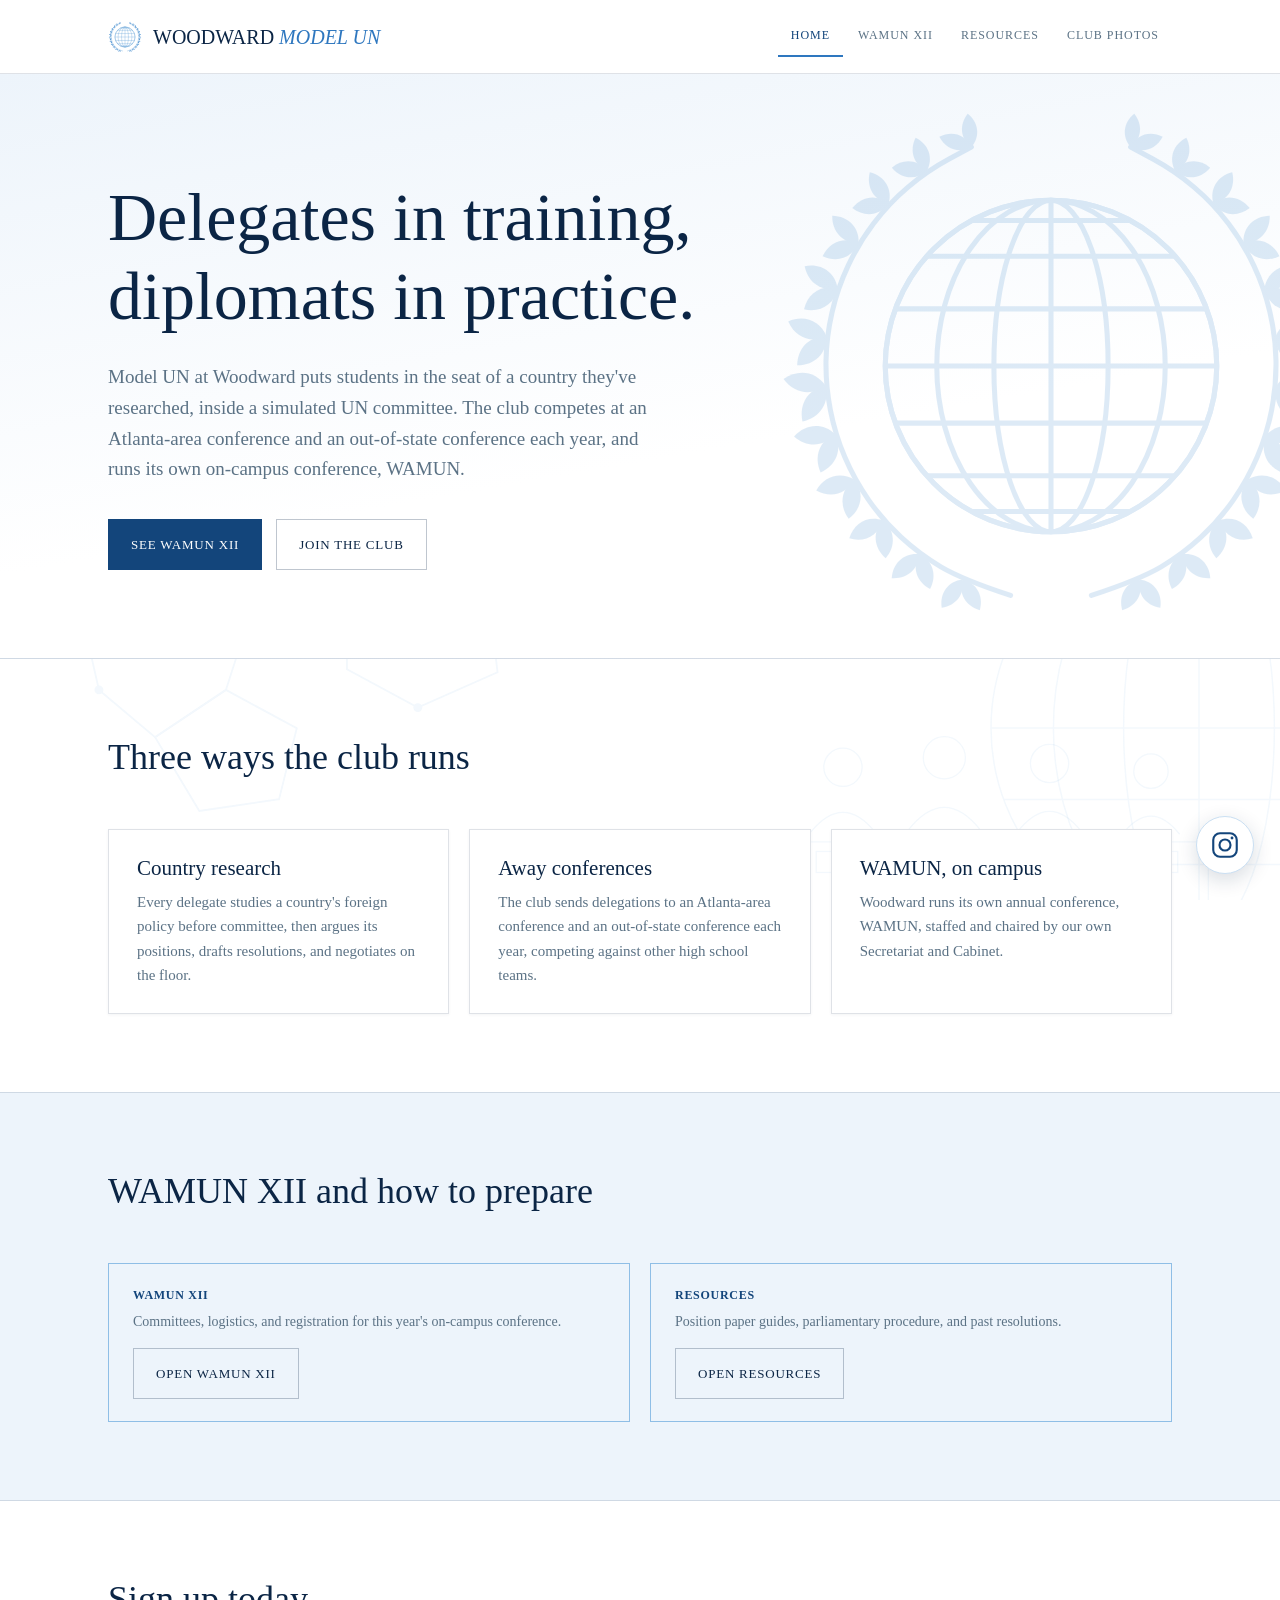
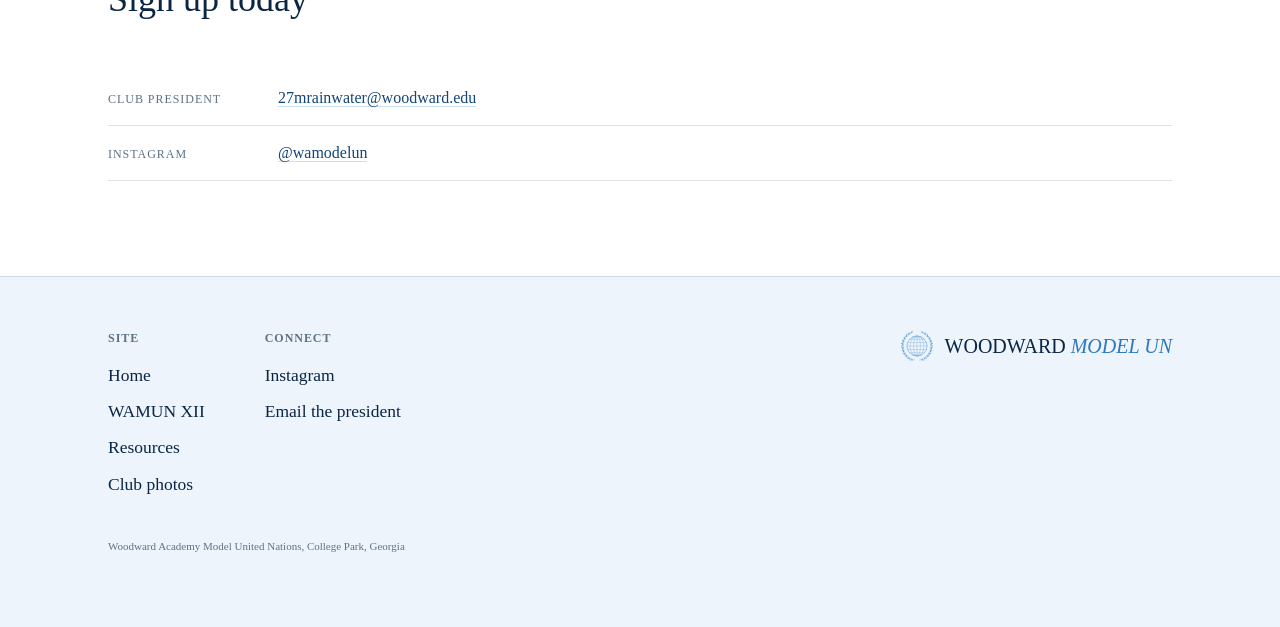
<file: index.html>
<!doctype html>
<html lang="en">
<head>
<meta charset="utf-8">
<meta name="viewport" content="width=device-width, initial-scale=1">
<title>Woodward Model UN</title>
<meta name="description" content="Woodward Academy's Model United Nations club: committee simulations, delegate research, and WAMUN, our own on-campus conference.">
<link rel="stylesheet" href="styles.css">
<link rel="stylesheet" href="motifs.css">
</head>
<body>
<a class="skip-link" href="#main">Skip to content</a>

<header class="site-header">
  <div class="bar">
    <a class="wordmark" href="index.html"><svg class="mark" xmlns="http://www.w3.org/2000/svg" viewBox="0 0 500 500" fill="currentColor" aria-hidden="true">
<defs><g id="branch-mark"><path d="M213.9 454.8 Q171.0 440.7 151.7 429.3 Q132.4 417.9 116.1 402.8 Q99.8 387.7 87.1 369.5 Q74.4 351.4 65.8 331.1 Q57.2 310.8 53.0 289.2 Q48.8 267.6 49.1 245.6 Q49.5 223.6 54.5 202.1 Q59.4 180.6 68.8 160.6 Q78.2 140.5 91.6 122.8 Q105.0 105.0 122.1 90.5 Q139.1 75.9 159.0 65.2 L178.9 54.5" fill="none" stroke="currentColor" stroke-width="4.5" stroke-linecap="round"/><path d="M171.0 440.7 C167.1 453.0 173.6 464.5 186.4 468.0 C190.0 455.2 183.5 443.7 171.0 440.7 Z"/><path d="M171.0 440.7 C158.2 442.2 150.4 452.8 152.4 465.9 C165.5 464.0 173.3 453.4 171.0 440.7 Z"/><path d="M132.4 417.9 C125.7 429.5 129.7 442.7 142.0 449.2 C148.5 436.9 144.5 423.8 132.4 417.9 Z"/><path d="M132.4 417.9 C119.1 416.5 108.7 425.5 107.8 439.4 C121.6 440.3 131.9 431.3 132.4 417.9 Z"/><path d="M99.8 387.7 C90.4 397.9 91.5 412.2 102.4 421.6 C111.8 410.6 110.7 396.3 99.8 387.7 Z"/><path d="M99.8 387.7 C86.5 383.2 74.0 390.0 69.9 403.9 C83.7 408.0 96.3 401.2 99.8 387.7 Z"/><path d="M74.4 351.4 C62.5 359.7 60.4 374.4 69.4 386.4 C81.4 377.4 83.5 362.7 74.4 351.4 Z"/><path d="M74.4 351.4 C61.9 343.9 47.7 348.0 40.4 361.1 C53.5 368.4 67.8 364.3 74.4 351.4 Z"/><path d="M57.2 310.8 C43.3 316.6 37.9 331.0 44.3 345.1 C58.5 338.7 63.9 324.3 57.2 310.8 Z"/><path d="M57.2 310.8 C46.2 300.5 30.9 301.4 20.6 313.0 C32.2 323.4 47.6 322.4 57.2 310.8 Z"/><path d="M48.8 267.6 C33.4 270.3 24.7 283.7 28.1 299.5 C43.8 296.1 52.5 282.7 48.8 267.6 Z"/><path d="M48.8 267.6 C40.0 254.7 24.3 252.2 11.2 261.7 C20.7 274.7 36.5 277.2 48.8 267.6 Z"/><path d="M49.5 223.6 C34.5 223.0 23.5 233.8 23.4 249.3 C38.9 249.4 49.9 238.6 49.5 223.6 Z"/><path d="M49.5 223.6 C44.0 209.6 29.7 204.0 15.4 210.2 C21.6 224.4 35.9 230.1 49.5 223.6 Z"/><path d="M59.4 180.6 C45.4 176.9 32.8 184.8 29.5 199.4 C44.1 202.7 56.7 194.9 59.4 180.6 Z"/><path d="M59.4 180.6 C57.2 166.3 44.8 158.0 30.1 160.9 C33.0 175.6 45.3 183.9 59.4 180.6 Z"/><path d="M78.2 140.5 C65.8 134.1 52.3 138.9 46.1 151.9 C59.1 158.1 72.6 153.3 78.2 140.5 Z"/><path d="M78.2 140.5 C79.0 126.6 69.2 116.2 54.7 115.9 C54.4 130.3 64.2 140.6 78.2 140.5 Z"/><path d="M105.0 105.0 C94.8 96.4 81.2 98.1 72.6 109.0 C83.5 117.6 97.2 115.9 105.0 105.0 Z"/><path d="M105.0 105.0 C108.7 92.2 101.7 80.4 88.2 77.0 C84.9 90.5 91.9 102.3 105.0 105.0 Z"/><path d="M139.1 75.9 C131.2 65.7 118.1 64.4 107.9 72.9 C116.3 83.1 129.4 84.4 139.1 75.9 Z"/><path d="M139.1 75.9 C145.2 64.6 141.0 52.1 129.1 46.2 C123.2 58.1 127.4 70.5 139.1 75.9 Z"/><path d="M178.9 54.5 C173.7 43.4 161.7 39.5 150.3 45.3 C156.1 56.6 168.1 60.5 178.9 54.5 Z"/><path d="M178.9 54.5 C186.9 45.2 185.6 32.7 175.7 24.7 C167.7 34.6 169.0 47.1 178.9 54.5 Z"/></g></defs>
<use href="#branch-mark"/>
<use href="#branch-mark" transform="translate(500,0) scale(-1,1)"/>
<g fill="none" stroke="currentColor" stroke-width="4.5">
<circle cx="250" cy="250" r="148"/>
<ellipse cx="250" cy="250" rx="148" ry="148"/>
<ellipse cx="250" cy="250" rx="102" ry="148"/>
<ellipse cx="250" cy="250" rx="51" ry="148"/>
<line x1="250" y1="102" x2="250" y2="398"/>
<line x1="102.0" y1="250" x2="398.0" y2="250"/>
<line x1="111.1" y1="301" x2="388.9" y2="301"/>
<line x1="111.1" y1="199" x2="388.9" y2="199"/>
<line x1="139.1" y1="348" x2="360.9" y2="348"/>
<line x1="139.1" y1="152" x2="360.9" y2="152"/>
<line x1="179.3" y1="380" x2="320.7" y2="380"/>
<line x1="179.3" y1="120" x2="320.7" y2="120"/>
</g>
</svg><span>WOODWARD <strong>MODEL UN</strong></span></a>
    <input class="nav-toggle" type="checkbox" id="nav-toggle">
    <label class="nav-toggle-label" for="nav-toggle">Menu</label>
    <nav class="primary" aria-label="Primary">
      <a href="index.html" aria-current="page">Home</a>
      <a href="wamun-xii.html">WAMUN XII</a>
      <a href="resources.html">Resources</a>
      <a href="photos.html">Club photos</a>
    </nav>
  </div>
</header>

<main id="main">
  <section class="hero">
  <svg class="hero-emblem" xmlns="http://www.w3.org/2000/svg" viewBox="0 0 500 500" fill="currentColor" aria-hidden="true">
<defs><g id="branch-heroemblem"><path d="M213.9 454.8 Q171.0 440.7 151.7 429.3 Q132.4 417.9 116.1 402.8 Q99.8 387.7 87.1 369.5 Q74.4 351.4 65.8 331.1 Q57.2 310.8 53.0 289.2 Q48.8 267.6 49.1 245.6 Q49.5 223.6 54.5 202.1 Q59.4 180.6 68.8 160.6 Q78.2 140.5 91.6 122.8 Q105.0 105.0 122.1 90.5 Q139.1 75.9 159.0 65.2 L178.9 54.5" fill="none" stroke="currentColor" stroke-width="4.5" stroke-linecap="round"/><path d="M171.0 440.7 C167.1 453.0 173.6 464.5 186.4 468.0 C190.0 455.2 183.5 443.7 171.0 440.7 Z"/><path d="M171.0 440.7 C158.2 442.2 150.4 452.8 152.4 465.9 C165.5 464.0 173.3 453.4 171.0 440.7 Z"/><path d="M132.4 417.9 C125.7 429.5 129.7 442.7 142.0 449.2 C148.5 436.9 144.5 423.8 132.4 417.9 Z"/><path d="M132.4 417.9 C119.1 416.5 108.7 425.5 107.8 439.4 C121.6 440.3 131.9 431.3 132.4 417.9 Z"/><path d="M99.8 387.7 C90.4 397.9 91.5 412.2 102.4 421.6 C111.8 410.6 110.7 396.3 99.8 387.7 Z"/><path d="M99.8 387.7 C86.5 383.2 74.0 390.0 69.9 403.9 C83.7 408.0 96.3 401.2 99.8 387.7 Z"/><path d="M74.4 351.4 C62.5 359.7 60.4 374.4 69.4 386.4 C81.4 377.4 83.5 362.7 74.4 351.4 Z"/><path d="M74.4 351.4 C61.9 343.9 47.7 348.0 40.4 361.1 C53.5 368.4 67.8 364.3 74.4 351.4 Z"/><path d="M57.2 310.8 C43.3 316.6 37.9 331.0 44.3 345.1 C58.5 338.7 63.9 324.3 57.2 310.8 Z"/><path d="M57.2 310.8 C46.2 300.5 30.9 301.4 20.6 313.0 C32.2 323.4 47.6 322.4 57.2 310.8 Z"/><path d="M48.8 267.6 C33.4 270.3 24.7 283.7 28.1 299.5 C43.8 296.1 52.5 282.7 48.8 267.6 Z"/><path d="M48.8 267.6 C40.0 254.7 24.3 252.2 11.2 261.7 C20.7 274.7 36.5 277.2 48.8 267.6 Z"/><path d="M49.5 223.6 C34.5 223.0 23.5 233.8 23.4 249.3 C38.9 249.4 49.9 238.6 49.5 223.6 Z"/><path d="M49.5 223.6 C44.0 209.6 29.7 204.0 15.4 210.2 C21.6 224.4 35.9 230.1 49.5 223.6 Z"/><path d="M59.4 180.6 C45.4 176.9 32.8 184.8 29.5 199.4 C44.1 202.7 56.7 194.9 59.4 180.6 Z"/><path d="M59.4 180.6 C57.2 166.3 44.8 158.0 30.1 160.9 C33.0 175.6 45.3 183.9 59.4 180.6 Z"/><path d="M78.2 140.5 C65.8 134.1 52.3 138.9 46.1 151.9 C59.1 158.1 72.6 153.3 78.2 140.5 Z"/><path d="M78.2 140.5 C79.0 126.6 69.2 116.2 54.7 115.9 C54.4 130.3 64.2 140.6 78.2 140.5 Z"/><path d="M105.0 105.0 C94.8 96.4 81.2 98.1 72.6 109.0 C83.5 117.6 97.2 115.9 105.0 105.0 Z"/><path d="M105.0 105.0 C108.7 92.2 101.7 80.4 88.2 77.0 C84.9 90.5 91.9 102.3 105.0 105.0 Z"/><path d="M139.1 75.9 C131.2 65.7 118.1 64.4 107.9 72.9 C116.3 83.1 129.4 84.4 139.1 75.9 Z"/><path d="M139.1 75.9 C145.2 64.6 141.0 52.1 129.1 46.2 C123.2 58.1 127.4 70.5 139.1 75.9 Z"/><path d="M178.9 54.5 C173.7 43.4 161.7 39.5 150.3 45.3 C156.1 56.6 168.1 60.5 178.9 54.5 Z"/><path d="M178.9 54.5 C186.9 45.2 185.6 32.7 175.7 24.7 C167.7 34.6 169.0 47.1 178.9 54.5 Z"/></g></defs>
<use href="#branch-heroemblem"/>
<use href="#branch-heroemblem" transform="translate(500,0) scale(-1,1)"/>
<g fill="none" stroke="currentColor" stroke-width="4.5">
<circle cx="250" cy="250" r="148"/>
<ellipse cx="250" cy="250" rx="148" ry="148"/>
<ellipse cx="250" cy="250" rx="102" ry="148"/>
<ellipse cx="250" cy="250" rx="51" ry="148"/>
<line x1="250" y1="102" x2="250" y2="398"/>
<line x1="102.0" y1="250" x2="398.0" y2="250"/>
<line x1="111.1" y1="301" x2="388.9" y2="301"/>
<line x1="111.1" y1="199" x2="388.9" y2="199"/>
<line x1="139.1" y1="348" x2="360.9" y2="348"/>
<line x1="139.1" y1="152" x2="360.9" y2="152"/>
<line x1="179.3" y1="380" x2="320.7" y2="380"/>
<line x1="179.3" y1="120" x2="320.7" y2="120"/>
</g>
</svg>
    <div class="wrap">
      <h1>Delegates in training, diplomats in practice.</h1>
      <p class="lede">Model UN at Woodward puts students in the seat of a country they've researched, inside a simulated UN committee. The club competes at an Atlanta-area conference and an out-of-state conference each year, and runs its own on-campus conference, WAMUN.</p>
      <div class="cta-row">
        <a class="btn primary" href="wamun-xii.html">See WAMUN XII</a>
        <a class="btn ghost" href="#join">Join the club</a>
      </div>
    </div>
  </section>

  <section aria-labelledby="what-heading">
    <div class="wrap">
      <div class="section-head">
        <div>
          <h2 id="what-heading">Three ways the club runs</h2>
        </div>
      </div>
      <div class="grid grid-3">
        <div class="placard">
          <h3>Country research</h3>
          <p>Every delegate studies a country's foreign policy before committee, then argues its positions, drafts resolutions, and negotiates on the floor.</p>
        </div>
        <div class="placard">
          <h3>Away conferences</h3>
          <p>The club sends delegations to an Atlanta-area conference and an out-of-state conference each year, competing against other high school teams.</p>
        </div>
        <div class="placard">
          <h3>WAMUN, on campus</h3>
          <p>Woodward runs its own annual conference, WAMUN, staffed and chaired by our own Secretariat and Cabinet.</p>
        </div>
      </div>
    </div>
  </section>

  <section class="alt" aria-labelledby="explore-heading">
    <div class="wrap">
      <div class="section-head">
        <div>
          <h2 id="explore-heading">WAMUN XII and how to prepare</h2>
        </div>
      </div>
      <div class="grid grid-2">
        <div class="tbd" style="border-style:solid;">
          <strong>WAMUN XII</strong>
          Committees, logistics, and registration for this year's on-campus conference.
          <div style="margin-top:14px;"><a class="btn ghost" href="wamun-xii.html">Open WAMUN XII</a></div>
        </div>
        <div class="tbd" style="border-style:solid;">
          <strong>Resources</strong>
          Position paper guides, parliamentary procedure, and past resolutions.
          <div style="margin-top:14px;"><a class="btn ghost" href="resources.html">Open resources</a></div>
        </div>
      </div>
    </div>
  </section>

  <section id="join" aria-labelledby="join-heading">
    <div class="wrap">
      <div class="section-head">
        <div>
          <h2 id="join-heading">Sign up today</h2>
        </div>
      </div>
      <dl>
        <div class="contact-line">
          <dt>Club president</dt>
          <dd><a href="mailto:27mrainwater@woodward.edu">27mrainwater@woodward.edu</a></dd>
        </div>
        <div class="contact-line">
          <dt>Instagram</dt>
          <dd><a href="https://instagram.com/wamodelun" target="_blank" rel="noopener">@wamodelun</a></dd>
        </div>
      </dl>
    </div>
  </section>
</main>

<footer>
  <div class="wrap">
    <div class="bar">
      <div class="cols">
        <div>
          <h4>Site</h4>
          <ul>
            <li><a href="index.html">Home</a></li>
            <li><a href="wamun-xii.html">WAMUN XII</a></li>
            <li><a href="resources.html">Resources</a></li>
            <li><a href="photos.html">Club photos</a></li>
          </ul>
        </div>
        <div>
          <h4>Connect</h4>
          <ul>
            <li><a href="https://instagram.com/wamodelun" target="_blank" rel="noopener">Instagram</a></li>
            <li><a href="mailto:27mrainwater@woodward.edu">Email the president</a></li>
          </ul>
        </div>
      </div>
      <div class="wordmark"><svg class="mark" xmlns="http://www.w3.org/2000/svg" viewBox="0 0 500 500" fill="currentColor" aria-hidden="true">
<defs><g id="branch-mark"><path d="M213.9 454.8 Q171.0 440.7 151.7 429.3 Q132.4 417.9 116.1 402.8 Q99.8 387.7 87.1 369.5 Q74.4 351.4 65.8 331.1 Q57.2 310.8 53.0 289.2 Q48.8 267.6 49.1 245.6 Q49.5 223.6 54.5 202.1 Q59.4 180.6 68.8 160.6 Q78.2 140.5 91.6 122.8 Q105.0 105.0 122.1 90.5 Q139.1 75.9 159.0 65.2 L178.9 54.5" fill="none" stroke="currentColor" stroke-width="4.5" stroke-linecap="round"/><path d="M171.0 440.7 C167.1 453.0 173.6 464.5 186.4 468.0 C190.0 455.2 183.5 443.7 171.0 440.7 Z"/><path d="M171.0 440.7 C158.2 442.2 150.4 452.8 152.4 465.9 C165.5 464.0 173.3 453.4 171.0 440.7 Z"/><path d="M132.4 417.9 C125.7 429.5 129.7 442.7 142.0 449.2 C148.5 436.9 144.5 423.8 132.4 417.9 Z"/><path d="M132.4 417.9 C119.1 416.5 108.7 425.5 107.8 439.4 C121.6 440.3 131.9 431.3 132.4 417.9 Z"/><path d="M99.8 387.7 C90.4 397.9 91.5 412.2 102.4 421.6 C111.8 410.6 110.7 396.3 99.8 387.7 Z"/><path d="M99.8 387.7 C86.5 383.2 74.0 390.0 69.9 403.9 C83.7 408.0 96.3 401.2 99.8 387.7 Z"/><path d="M74.4 351.4 C62.5 359.7 60.4 374.4 69.4 386.4 C81.4 377.4 83.5 362.7 74.4 351.4 Z"/><path d="M74.4 351.4 C61.9 343.9 47.7 348.0 40.4 361.1 C53.5 368.4 67.8 364.3 74.4 351.4 Z"/><path d="M57.2 310.8 C43.3 316.6 37.9 331.0 44.3 345.1 C58.5 338.7 63.9 324.3 57.2 310.8 Z"/><path d="M57.2 310.8 C46.2 300.5 30.9 301.4 20.6 313.0 C32.2 323.4 47.6 322.4 57.2 310.8 Z"/><path d="M48.8 267.6 C33.4 270.3 24.7 283.7 28.1 299.5 C43.8 296.1 52.5 282.7 48.8 267.6 Z"/><path d="M48.8 267.6 C40.0 254.7 24.3 252.2 11.2 261.7 C20.7 274.7 36.5 277.2 48.8 267.6 Z"/><path d="M49.5 223.6 C34.5 223.0 23.5 233.8 23.4 249.3 C38.9 249.4 49.9 238.6 49.5 223.6 Z"/><path d="M49.5 223.6 C44.0 209.6 29.7 204.0 15.4 210.2 C21.6 224.4 35.9 230.1 49.5 223.6 Z"/><path d="M59.4 180.6 C45.4 176.9 32.8 184.8 29.5 199.4 C44.1 202.7 56.7 194.9 59.4 180.6 Z"/><path d="M59.4 180.6 C57.2 166.3 44.8 158.0 30.1 160.9 C33.0 175.6 45.3 183.9 59.4 180.6 Z"/><path d="M78.2 140.5 C65.8 134.1 52.3 138.9 46.1 151.9 C59.1 158.1 72.6 153.3 78.2 140.5 Z"/><path d="M78.2 140.5 C79.0 126.6 69.2 116.2 54.7 115.9 C54.4 130.3 64.2 140.6 78.2 140.5 Z"/><path d="M105.0 105.0 C94.8 96.4 81.2 98.1 72.6 109.0 C83.5 117.6 97.2 115.9 105.0 105.0 Z"/><path d="M105.0 105.0 C108.7 92.2 101.7 80.4 88.2 77.0 C84.9 90.5 91.9 102.3 105.0 105.0 Z"/><path d="M139.1 75.9 C131.2 65.7 118.1 64.4 107.9 72.9 C116.3 83.1 129.4 84.4 139.1 75.9 Z"/><path d="M139.1 75.9 C145.2 64.6 141.0 52.1 129.1 46.2 C123.2 58.1 127.4 70.5 139.1 75.9 Z"/><path d="M178.9 54.5 C173.7 43.4 161.7 39.5 150.3 45.3 C156.1 56.6 168.1 60.5 178.9 54.5 Z"/><path d="M178.9 54.5 C186.9 45.2 185.6 32.7 175.7 24.7 C167.7 34.6 169.0 47.1 178.9 54.5 Z"/></g></defs>
<use href="#branch-mark"/>
<use href="#branch-mark" transform="translate(500,0) scale(-1,1)"/>
<g fill="none" stroke="currentColor" stroke-width="4.5">
<circle cx="250" cy="250" r="148"/>
<ellipse cx="250" cy="250" rx="148" ry="148"/>
<ellipse cx="250" cy="250" rx="102" ry="148"/>
<ellipse cx="250" cy="250" rx="51" ry="148"/>
<line x1="250" y1="102" x2="250" y2="398"/>
<line x1="102.0" y1="250" x2="398.0" y2="250"/>
<line x1="111.1" y1="301" x2="388.9" y2="301"/>
<line x1="111.1" y1="199" x2="388.9" y2="199"/>
<line x1="139.1" y1="348" x2="360.9" y2="348"/>
<line x1="139.1" y1="152" x2="360.9" y2="152"/>
<line x1="179.3" y1="380" x2="320.7" y2="380"/>
<line x1="179.3" y1="120" x2="320.7" y2="120"/>
</g>
</svg><span>WOODWARD <strong>MODEL UN</strong></span></div>
    </div>
    <p class="fine">Woodward Academy Model United Nations, College Park, Georgia</p>
  </div>
</footer>

<a class="ig-orb" href="https://instagram.com/wamodelun" target="_blank" rel="noopener" title="Follow @wamodelun on Instagram">
  <svg viewBox="0 0 24 24" fill="none" stroke="currentColor" stroke-width="1.7" stroke-linecap="round" stroke-linejoin="round" aria-hidden="true">
    <rect x="2.6" y="2.6" width="18.8" height="18.8" rx="5.4"/>
    <circle cx="12" cy="12" r="4.4"/>
    <circle cx="17.6" cy="6.4" r="1.15" fill="currentColor" stroke="none"/>
  </svg>
  <span class="sr">Follow @wamodelun on Instagram</span>
</a>

<script src="site.js"></script>
</body>
</html>
</file>
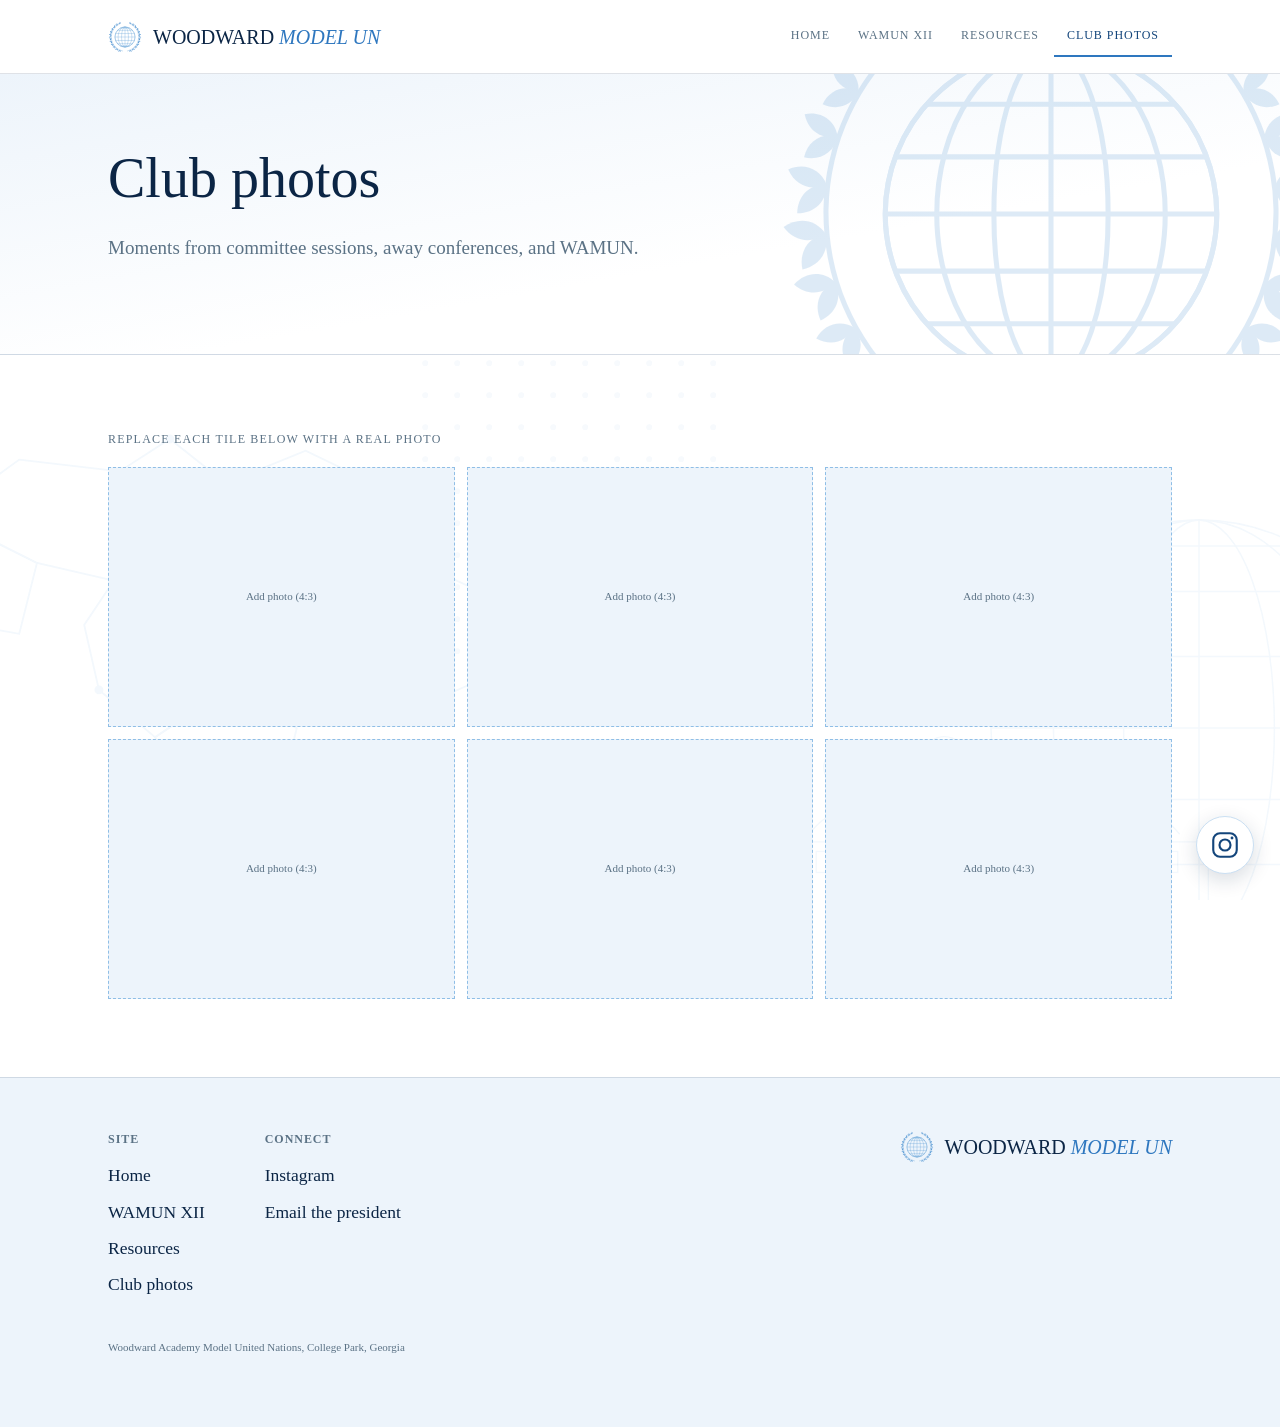
<file: photos.html>
<!doctype html>
<html lang="en">
<head>
<meta charset="utf-8">
<meta name="viewport" content="width=device-width, initial-scale=1">
<title>Club photos — Woodward Model UN</title>
<meta name="description" content="Photos from Woodward Model UN conferences and club events.">
<link rel="stylesheet" href="styles.css">
<link rel="stylesheet" href="motifs.css">
</head>
<body>
<a class="skip-link" href="#main">Skip to content</a>

<header class="site-header">
  <div class="bar">
    <a class="wordmark" href="index.html"><svg class="mark" xmlns="http://www.w3.org/2000/svg" viewBox="0 0 500 500" fill="currentColor" aria-hidden="true">
<defs><g id="branch-mark"><path d="M213.9 454.8 Q171.0 440.7 151.7 429.3 Q132.4 417.9 116.1 402.8 Q99.8 387.7 87.1 369.5 Q74.4 351.4 65.8 331.1 Q57.2 310.8 53.0 289.2 Q48.8 267.6 49.1 245.6 Q49.5 223.6 54.5 202.1 Q59.4 180.6 68.8 160.6 Q78.2 140.5 91.6 122.8 Q105.0 105.0 122.1 90.5 Q139.1 75.9 159.0 65.2 L178.9 54.5" fill="none" stroke="currentColor" stroke-width="4.5" stroke-linecap="round"/><path d="M171.0 440.7 C167.1 453.0 173.6 464.5 186.4 468.0 C190.0 455.2 183.5 443.7 171.0 440.7 Z"/><path d="M171.0 440.7 C158.2 442.2 150.4 452.8 152.4 465.9 C165.5 464.0 173.3 453.4 171.0 440.7 Z"/><path d="M132.4 417.9 C125.7 429.5 129.7 442.7 142.0 449.2 C148.5 436.9 144.5 423.8 132.4 417.9 Z"/><path d="M132.4 417.9 C119.1 416.5 108.7 425.5 107.8 439.4 C121.6 440.3 131.9 431.3 132.4 417.9 Z"/><path d="M99.8 387.7 C90.4 397.9 91.5 412.2 102.4 421.6 C111.8 410.6 110.7 396.3 99.8 387.7 Z"/><path d="M99.8 387.7 C86.5 383.2 74.0 390.0 69.9 403.9 C83.7 408.0 96.3 401.2 99.8 387.7 Z"/><path d="M74.4 351.4 C62.5 359.7 60.4 374.4 69.4 386.4 C81.4 377.4 83.5 362.7 74.4 351.4 Z"/><path d="M74.4 351.4 C61.9 343.9 47.7 348.0 40.4 361.1 C53.5 368.4 67.8 364.3 74.4 351.4 Z"/><path d="M57.2 310.8 C43.3 316.6 37.9 331.0 44.3 345.1 C58.5 338.7 63.9 324.3 57.2 310.8 Z"/><path d="M57.2 310.8 C46.2 300.5 30.9 301.4 20.6 313.0 C32.2 323.4 47.6 322.4 57.2 310.8 Z"/><path d="M48.8 267.6 C33.4 270.3 24.7 283.7 28.1 299.5 C43.8 296.1 52.5 282.7 48.8 267.6 Z"/><path d="M48.8 267.6 C40.0 254.7 24.3 252.2 11.2 261.7 C20.7 274.7 36.5 277.2 48.8 267.6 Z"/><path d="M49.5 223.6 C34.5 223.0 23.5 233.8 23.4 249.3 C38.9 249.4 49.9 238.6 49.5 223.6 Z"/><path d="M49.5 223.6 C44.0 209.6 29.7 204.0 15.4 210.2 C21.6 224.4 35.9 230.1 49.5 223.6 Z"/><path d="M59.4 180.6 C45.4 176.9 32.8 184.8 29.5 199.4 C44.1 202.7 56.7 194.9 59.4 180.6 Z"/><path d="M59.4 180.6 C57.2 166.3 44.8 158.0 30.1 160.9 C33.0 175.6 45.3 183.9 59.4 180.6 Z"/><path d="M78.2 140.5 C65.8 134.1 52.3 138.9 46.1 151.9 C59.1 158.1 72.6 153.3 78.2 140.5 Z"/><path d="M78.2 140.5 C79.0 126.6 69.2 116.2 54.7 115.9 C54.4 130.3 64.2 140.6 78.2 140.5 Z"/><path d="M105.0 105.0 C94.8 96.4 81.2 98.1 72.6 109.0 C83.5 117.6 97.2 115.9 105.0 105.0 Z"/><path d="M105.0 105.0 C108.7 92.2 101.7 80.4 88.2 77.0 C84.9 90.5 91.9 102.3 105.0 105.0 Z"/><path d="M139.1 75.9 C131.2 65.7 118.1 64.4 107.9 72.9 C116.3 83.1 129.4 84.4 139.1 75.9 Z"/><path d="M139.1 75.9 C145.2 64.6 141.0 52.1 129.1 46.2 C123.2 58.1 127.4 70.5 139.1 75.9 Z"/><path d="M178.9 54.5 C173.7 43.4 161.7 39.5 150.3 45.3 C156.1 56.6 168.1 60.5 178.9 54.5 Z"/><path d="M178.9 54.5 C186.9 45.2 185.6 32.7 175.7 24.7 C167.7 34.6 169.0 47.1 178.9 54.5 Z"/></g></defs>
<use href="#branch-mark"/>
<use href="#branch-mark" transform="translate(500,0) scale(-1,1)"/>
<g fill="none" stroke="currentColor" stroke-width="4.5">
<circle cx="250" cy="250" r="148"/>
<ellipse cx="250" cy="250" rx="148" ry="148"/>
<ellipse cx="250" cy="250" rx="102" ry="148"/>
<ellipse cx="250" cy="250" rx="51" ry="148"/>
<line x1="250" y1="102" x2="250" y2="398"/>
<line x1="102.0" y1="250" x2="398.0" y2="250"/>
<line x1="111.1" y1="301" x2="388.9" y2="301"/>
<line x1="111.1" y1="199" x2="388.9" y2="199"/>
<line x1="139.1" y1="348" x2="360.9" y2="348"/>
<line x1="139.1" y1="152" x2="360.9" y2="152"/>
<line x1="179.3" y1="380" x2="320.7" y2="380"/>
<line x1="179.3" y1="120" x2="320.7" y2="120"/>
</g>
</svg><span>WOODWARD <strong>MODEL UN</strong></span></a>
    <input class="nav-toggle" type="checkbox" id="nav-toggle">
    <label class="nav-toggle-label" for="nav-toggle">Menu</label>
    <nav class="primary" aria-label="Primary">
      <a href="index.html">Home</a>
      <a href="wamun-xii.html">WAMUN XII</a>
      <a href="resources.html">Resources</a>
      <a href="photos.html" aria-current="page">Club photos</a>
    </nav>
  </div>
</header>

<main id="main">
  <section class="hero" style="padding:72px 0 56px;">
  <svg class="hero-emblem" xmlns="http://www.w3.org/2000/svg" viewBox="0 0 500 500" fill="currentColor" aria-hidden="true">
<defs><g id="branch-heroemblem"><path d="M213.9 454.8 Q171.0 440.7 151.7 429.3 Q132.4 417.9 116.1 402.8 Q99.8 387.7 87.1 369.5 Q74.4 351.4 65.8 331.1 Q57.2 310.8 53.0 289.2 Q48.8 267.6 49.1 245.6 Q49.5 223.6 54.5 202.1 Q59.4 180.6 68.8 160.6 Q78.2 140.5 91.6 122.8 Q105.0 105.0 122.1 90.5 Q139.1 75.9 159.0 65.2 L178.9 54.5" fill="none" stroke="currentColor" stroke-width="4.5" stroke-linecap="round"/><path d="M171.0 440.7 C167.1 453.0 173.6 464.5 186.4 468.0 C190.0 455.2 183.5 443.7 171.0 440.7 Z"/><path d="M171.0 440.7 C158.2 442.2 150.4 452.8 152.4 465.9 C165.5 464.0 173.3 453.4 171.0 440.7 Z"/><path d="M132.4 417.9 C125.7 429.5 129.7 442.7 142.0 449.2 C148.5 436.9 144.5 423.8 132.4 417.9 Z"/><path d="M132.4 417.9 C119.1 416.5 108.7 425.5 107.8 439.4 C121.6 440.3 131.9 431.3 132.4 417.9 Z"/><path d="M99.8 387.7 C90.4 397.9 91.5 412.2 102.4 421.6 C111.8 410.6 110.7 396.3 99.8 387.7 Z"/><path d="M99.8 387.7 C86.5 383.2 74.0 390.0 69.9 403.9 C83.7 408.0 96.3 401.2 99.8 387.7 Z"/><path d="M74.4 351.4 C62.5 359.7 60.4 374.4 69.4 386.4 C81.4 377.4 83.5 362.7 74.4 351.4 Z"/><path d="M74.4 351.4 C61.9 343.9 47.7 348.0 40.4 361.1 C53.5 368.4 67.8 364.3 74.4 351.4 Z"/><path d="M57.2 310.8 C43.3 316.6 37.9 331.0 44.3 345.1 C58.5 338.7 63.9 324.3 57.2 310.8 Z"/><path d="M57.2 310.8 C46.2 300.5 30.9 301.4 20.6 313.0 C32.2 323.4 47.6 322.4 57.2 310.8 Z"/><path d="M48.8 267.6 C33.4 270.3 24.7 283.7 28.1 299.5 C43.8 296.1 52.5 282.7 48.8 267.6 Z"/><path d="M48.8 267.6 C40.0 254.7 24.3 252.2 11.2 261.7 C20.7 274.7 36.5 277.2 48.8 267.6 Z"/><path d="M49.5 223.6 C34.5 223.0 23.5 233.8 23.4 249.3 C38.9 249.4 49.9 238.6 49.5 223.6 Z"/><path d="M49.5 223.6 C44.0 209.6 29.7 204.0 15.4 210.2 C21.6 224.4 35.9 230.1 49.5 223.6 Z"/><path d="M59.4 180.6 C45.4 176.9 32.8 184.8 29.5 199.4 C44.1 202.7 56.7 194.9 59.4 180.6 Z"/><path d="M59.4 180.6 C57.2 166.3 44.8 158.0 30.1 160.9 C33.0 175.6 45.3 183.9 59.4 180.6 Z"/><path d="M78.2 140.5 C65.8 134.1 52.3 138.9 46.1 151.9 C59.1 158.1 72.6 153.3 78.2 140.5 Z"/><path d="M78.2 140.5 C79.0 126.6 69.2 116.2 54.7 115.9 C54.4 130.3 64.2 140.6 78.2 140.5 Z"/><path d="M105.0 105.0 C94.8 96.4 81.2 98.1 72.6 109.0 C83.5 117.6 97.2 115.9 105.0 105.0 Z"/><path d="M105.0 105.0 C108.7 92.2 101.7 80.4 88.2 77.0 C84.9 90.5 91.9 102.3 105.0 105.0 Z"/><path d="M139.1 75.9 C131.2 65.7 118.1 64.4 107.9 72.9 C116.3 83.1 129.4 84.4 139.1 75.9 Z"/><path d="M139.1 75.9 C145.2 64.6 141.0 52.1 129.1 46.2 C123.2 58.1 127.4 70.5 139.1 75.9 Z"/><path d="M178.9 54.5 C173.7 43.4 161.7 39.5 150.3 45.3 C156.1 56.6 168.1 60.5 178.9 54.5 Z"/><path d="M178.9 54.5 C186.9 45.2 185.6 32.7 175.7 24.7 C167.7 34.6 169.0 47.1 178.9 54.5 Z"/></g></defs>
<use href="#branch-heroemblem"/>
<use href="#branch-heroemblem" transform="translate(500,0) scale(-1,1)"/>
<g fill="none" stroke="currentColor" stroke-width="4.5">
<circle cx="250" cy="250" r="148"/>
<ellipse cx="250" cy="250" rx="148" ry="148"/>
<ellipse cx="250" cy="250" rx="102" ry="148"/>
<ellipse cx="250" cy="250" rx="51" ry="148"/>
<line x1="250" y1="102" x2="250" y2="398"/>
<line x1="102.0" y1="250" x2="398.0" y2="250"/>
<line x1="111.1" y1="301" x2="388.9" y2="301"/>
<line x1="111.1" y1="199" x2="388.9" y2="199"/>
<line x1="139.1" y1="348" x2="360.9" y2="348"/>
<line x1="139.1" y1="152" x2="360.9" y2="152"/>
<line x1="179.3" y1="380" x2="320.7" y2="380"/>
<line x1="179.3" y1="120" x2="320.7" y2="120"/>
</g>
</svg>
    <div class="wrap">
      <h1 style="font-size:clamp(34px,5vw,56px);">Club photos</h1>
      <p class="lede">Moments from committee sessions, away conferences, and WAMUN.</p>
    </div>
  </section>

  <section aria-labelledby="gallery-heading">
    <div class="wrap">
      <h2 id="gallery-heading" class="section-label">Replace each tile below with a real photo</h2>
      <div class="photo-grid">
        <div class="ph">Add photo (4:3)</div>
        <div class="ph">Add photo (4:3)</div>
        <div class="ph">Add photo (4:3)</div>
        <div class="ph">Add photo (4:3)</div>
        <div class="ph">Add photo (4:3)</div>
        <div class="ph">Add photo (4:3)</div>
      </div>
    </div>
  </section>
</main>

<footer>
  <div class="wrap">
    <div class="bar">
      <div class="cols">
        <div>
          <h4>Site</h4>
          <ul>
            <li><a href="index.html">Home</a></li>
            <li><a href="wamun-xii.html">WAMUN XII</a></li>
            <li><a href="resources.html">Resources</a></li>
            <li><a href="photos.html">Club photos</a></li>
          </ul>
        </div>
        <div>
          <h4>Connect</h4>
          <ul>
            <li><a href="https://instagram.com/wamodelun" target="_blank" rel="noopener">Instagram</a></li>
            <li><a href="mailto:27mrainwater@woodward.edu">Email the president</a></li>
          </ul>
        </div>
      </div>
      <div class="wordmark"><svg class="mark" xmlns="http://www.w3.org/2000/svg" viewBox="0 0 500 500" fill="currentColor" aria-hidden="true">
<defs><g id="branch-mark"><path d="M213.9 454.8 Q171.0 440.7 151.7 429.3 Q132.4 417.9 116.1 402.8 Q99.8 387.7 87.1 369.5 Q74.4 351.4 65.8 331.1 Q57.2 310.8 53.0 289.2 Q48.8 267.6 49.1 245.6 Q49.5 223.6 54.5 202.1 Q59.4 180.6 68.8 160.6 Q78.2 140.5 91.6 122.8 Q105.0 105.0 122.1 90.5 Q139.1 75.9 159.0 65.2 L178.9 54.5" fill="none" stroke="currentColor" stroke-width="4.5" stroke-linecap="round"/><path d="M171.0 440.7 C167.1 453.0 173.6 464.5 186.4 468.0 C190.0 455.2 183.5 443.7 171.0 440.7 Z"/><path d="M171.0 440.7 C158.2 442.2 150.4 452.8 152.4 465.9 C165.5 464.0 173.3 453.4 171.0 440.7 Z"/><path d="M132.4 417.9 C125.7 429.5 129.7 442.7 142.0 449.2 C148.5 436.9 144.5 423.8 132.4 417.9 Z"/><path d="M132.4 417.9 C119.1 416.5 108.7 425.5 107.8 439.4 C121.6 440.3 131.9 431.3 132.4 417.9 Z"/><path d="M99.8 387.7 C90.4 397.9 91.5 412.2 102.4 421.6 C111.8 410.6 110.7 396.3 99.8 387.7 Z"/><path d="M99.8 387.7 C86.5 383.2 74.0 390.0 69.9 403.9 C83.7 408.0 96.3 401.2 99.8 387.7 Z"/><path d="M74.4 351.4 C62.5 359.7 60.4 374.4 69.4 386.4 C81.4 377.4 83.5 362.7 74.4 351.4 Z"/><path d="M74.4 351.4 C61.9 343.9 47.7 348.0 40.4 361.1 C53.5 368.4 67.8 364.3 74.4 351.4 Z"/><path d="M57.2 310.8 C43.3 316.6 37.9 331.0 44.3 345.1 C58.5 338.7 63.9 324.3 57.2 310.8 Z"/><path d="M57.2 310.8 C46.2 300.5 30.9 301.4 20.6 313.0 C32.2 323.4 47.6 322.4 57.2 310.8 Z"/><path d="M48.8 267.6 C33.4 270.3 24.7 283.7 28.1 299.5 C43.8 296.1 52.5 282.7 48.8 267.6 Z"/><path d="M48.8 267.6 C40.0 254.7 24.3 252.2 11.2 261.7 C20.7 274.7 36.5 277.2 48.8 267.6 Z"/><path d="M49.5 223.6 C34.5 223.0 23.5 233.8 23.4 249.3 C38.9 249.4 49.9 238.6 49.5 223.6 Z"/><path d="M49.5 223.6 C44.0 209.6 29.7 204.0 15.4 210.2 C21.6 224.4 35.9 230.1 49.5 223.6 Z"/><path d="M59.4 180.6 C45.4 176.9 32.8 184.8 29.5 199.4 C44.1 202.7 56.7 194.9 59.4 180.6 Z"/><path d="M59.4 180.6 C57.2 166.3 44.8 158.0 30.1 160.9 C33.0 175.6 45.3 183.9 59.4 180.6 Z"/><path d="M78.2 140.5 C65.8 134.1 52.3 138.9 46.1 151.9 C59.1 158.1 72.6 153.3 78.2 140.5 Z"/><path d="M78.2 140.5 C79.0 126.6 69.2 116.2 54.7 115.9 C54.4 130.3 64.2 140.6 78.2 140.5 Z"/><path d="M105.0 105.0 C94.8 96.4 81.2 98.1 72.6 109.0 C83.5 117.6 97.2 115.9 105.0 105.0 Z"/><path d="M105.0 105.0 C108.7 92.2 101.7 80.4 88.2 77.0 C84.9 90.5 91.9 102.3 105.0 105.0 Z"/><path d="M139.1 75.9 C131.2 65.7 118.1 64.4 107.9 72.9 C116.3 83.1 129.4 84.4 139.1 75.9 Z"/><path d="M139.1 75.9 C145.2 64.6 141.0 52.1 129.1 46.2 C123.2 58.1 127.4 70.5 139.1 75.9 Z"/><path d="M178.9 54.5 C173.7 43.4 161.7 39.5 150.3 45.3 C156.1 56.6 168.1 60.5 178.9 54.5 Z"/><path d="M178.9 54.5 C186.9 45.2 185.6 32.7 175.7 24.7 C167.7 34.6 169.0 47.1 178.9 54.5 Z"/></g></defs>
<use href="#branch-mark"/>
<use href="#branch-mark" transform="translate(500,0) scale(-1,1)"/>
<g fill="none" stroke="currentColor" stroke-width="4.5">
<circle cx="250" cy="250" r="148"/>
<ellipse cx="250" cy="250" rx="148" ry="148"/>
<ellipse cx="250" cy="250" rx="102" ry="148"/>
<ellipse cx="250" cy="250" rx="51" ry="148"/>
<line x1="250" y1="102" x2="250" y2="398"/>
<line x1="102.0" y1="250" x2="398.0" y2="250"/>
<line x1="111.1" y1="301" x2="388.9" y2="301"/>
<line x1="111.1" y1="199" x2="388.9" y2="199"/>
<line x1="139.1" y1="348" x2="360.9" y2="348"/>
<line x1="139.1" y1="152" x2="360.9" y2="152"/>
<line x1="179.3" y1="380" x2="320.7" y2="380"/>
<line x1="179.3" y1="120" x2="320.7" y2="120"/>
</g>
</svg><span>WOODWARD <strong>MODEL UN</strong></span></div>
    </div>
    <p class="fine">Woodward Academy Model United Nations, College Park, Georgia</p>
  </div>
</footer>

<a class="ig-orb" href="https://instagram.com/wamodelun" target="_blank" rel="noopener" title="Follow @wamodelun on Instagram">
  <svg viewBox="0 0 24 24" fill="none" stroke="currentColor" stroke-width="1.7" stroke-linecap="round" stroke-linejoin="round" aria-hidden="true">
    <rect x="2.6" y="2.6" width="18.8" height="18.8" rx="5.4"/>
    <circle cx="12" cy="12" r="4.4"/>
    <circle cx="17.6" cy="6.4" r="1.15" fill="currentColor" stroke="none"/>
  </svg>
  <span class="sr">Follow @wamodelun on Instagram</span>
</a>

<script src="site.js"></script>
</body>
</html>
</file>
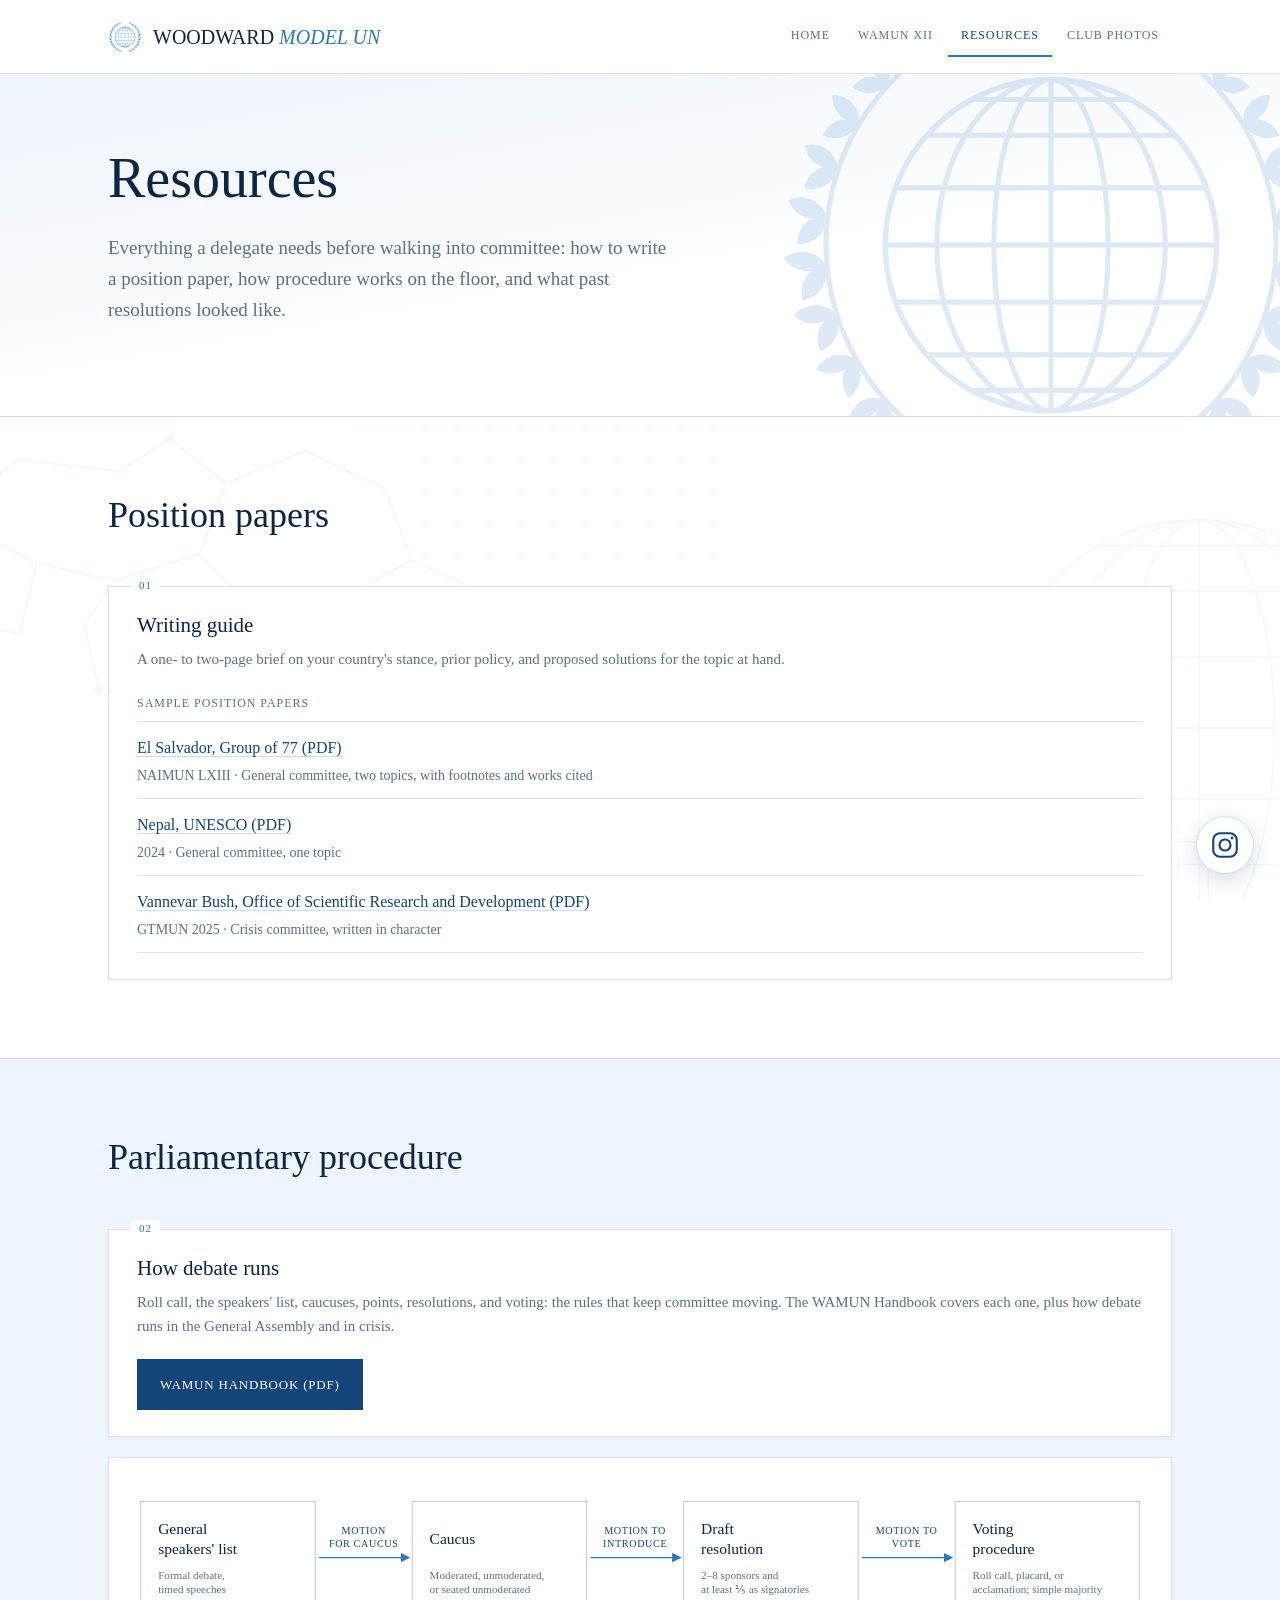
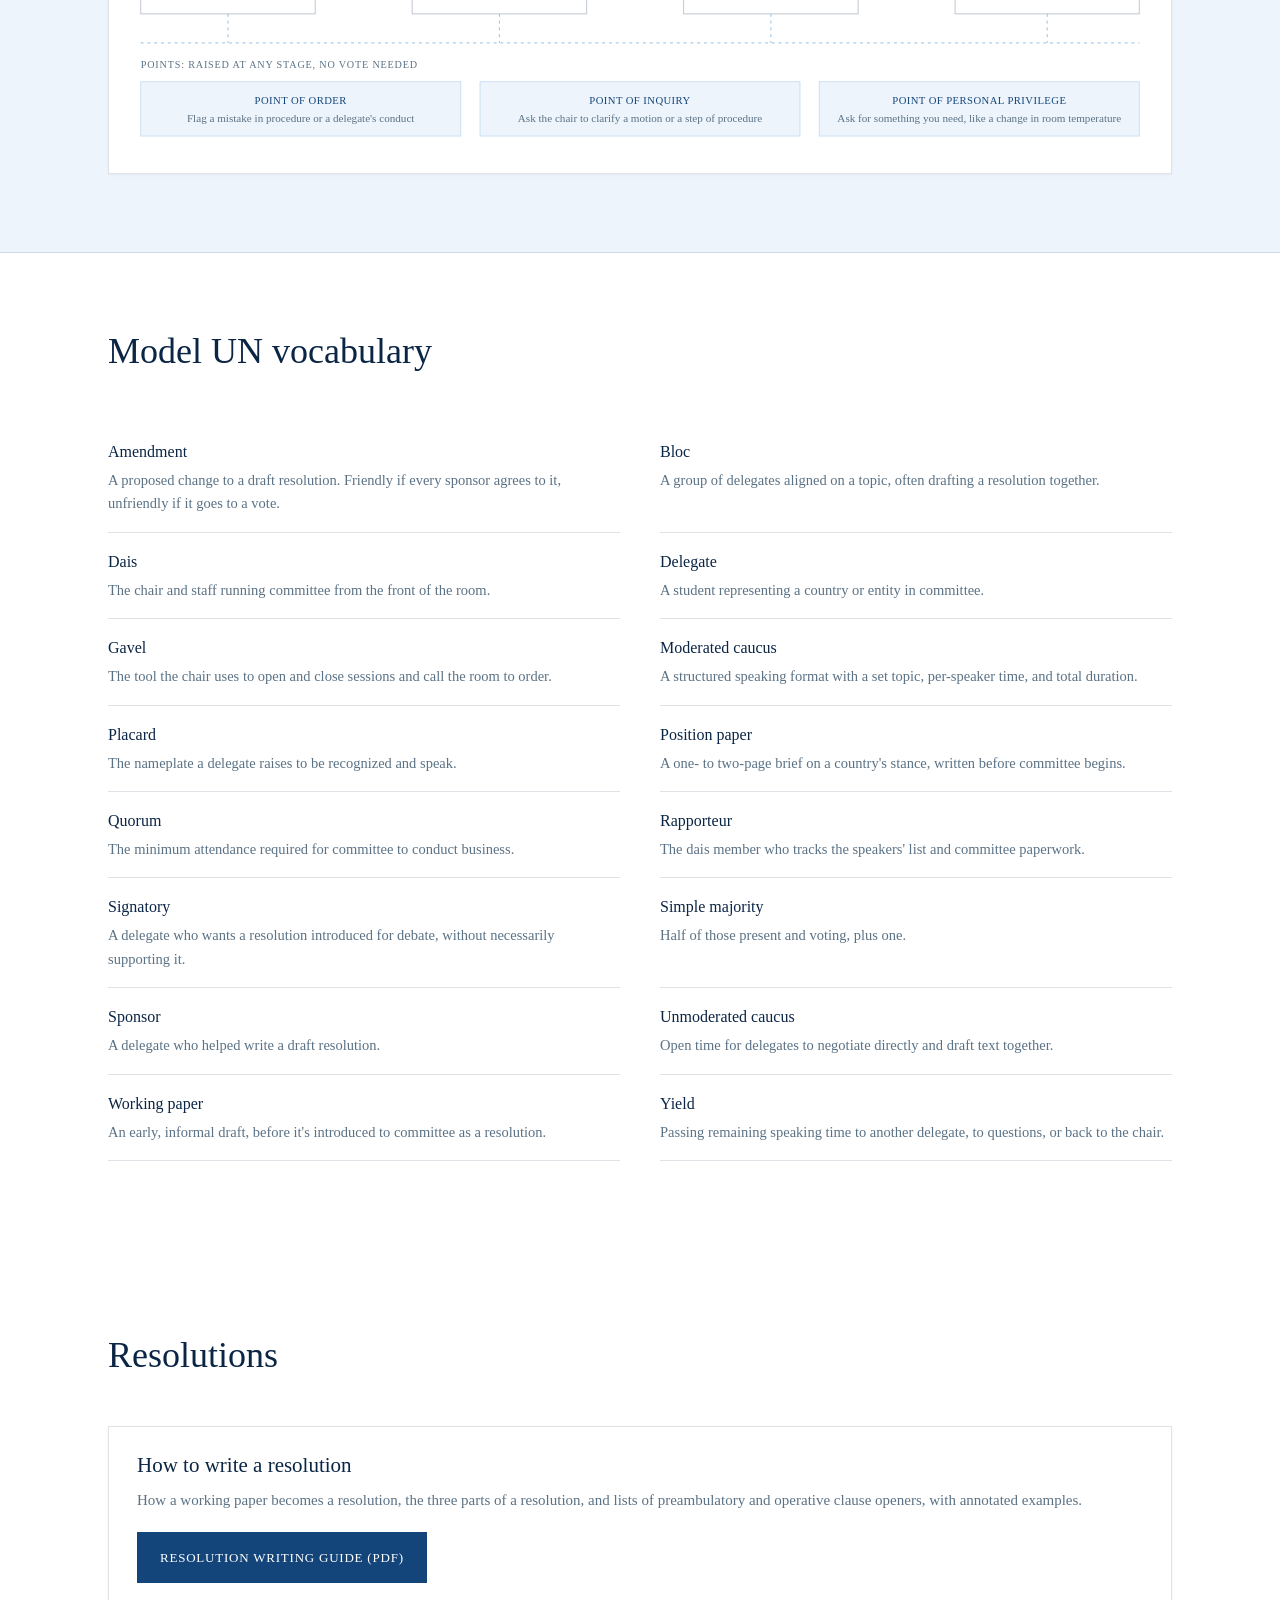
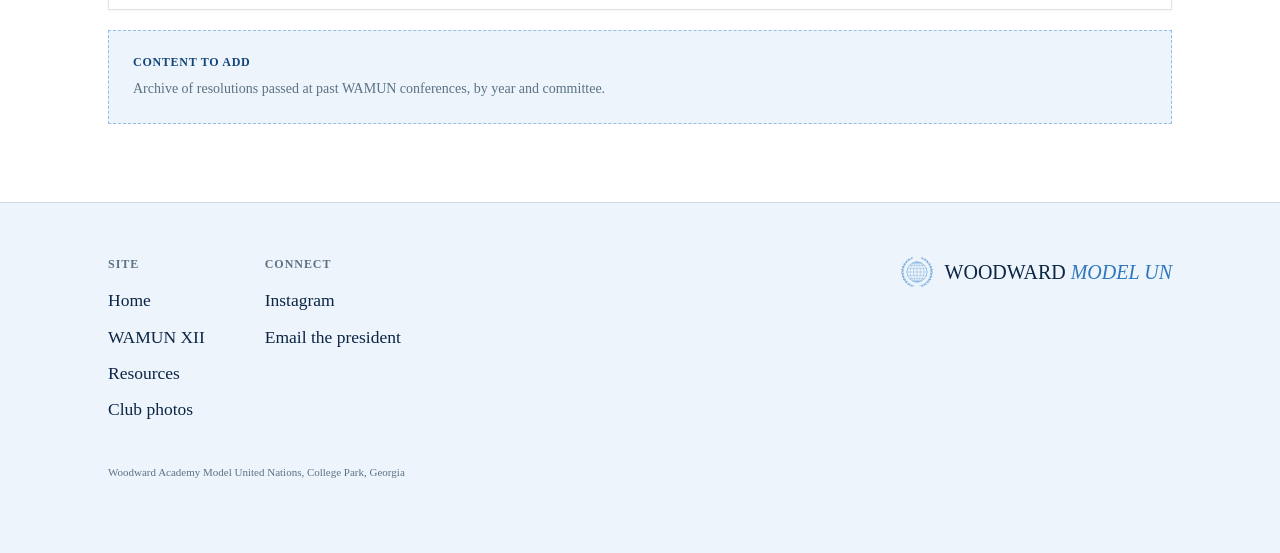
<file: resources.html>
<!doctype html>
<html lang="en">
<head>
<meta charset="utf-8">
<meta name="viewport" content="width=device-width, initial-scale=1">
<title>Resources — Woodward Model UN</title>
<meta name="description" content="Position paper guides, parliamentary procedure, and past resolutions for Woodward Model UN delegates.">
<link rel="stylesheet" href="styles.css">
<link rel="stylesheet" href="motifs.css">
</head>
<body>
<a class="skip-link" href="#main">Skip to content</a>

<header class="site-header">
  <div class="bar">
    <a class="wordmark" href="index.html"><svg class="mark" xmlns="http://www.w3.org/2000/svg" viewBox="0 0 500 500" fill="currentColor" aria-hidden="true">
<defs><g id="branch-mark"><path d="M213.9 454.8 Q171.0 440.7 151.7 429.3 Q132.4 417.9 116.1 402.8 Q99.8 387.7 87.1 369.5 Q74.4 351.4 65.8 331.1 Q57.2 310.8 53.0 289.2 Q48.8 267.6 49.1 245.6 Q49.5 223.6 54.5 202.1 Q59.4 180.6 68.8 160.6 Q78.2 140.5 91.6 122.8 Q105.0 105.0 122.1 90.5 Q139.1 75.9 159.0 65.2 L178.9 54.5" fill="none" stroke="currentColor" stroke-width="4.5" stroke-linecap="round"/><path d="M171.0 440.7 C167.1 453.0 173.6 464.5 186.4 468.0 C190.0 455.2 183.5 443.7 171.0 440.7 Z"/><path d="M171.0 440.7 C158.2 442.2 150.4 452.8 152.4 465.9 C165.5 464.0 173.3 453.4 171.0 440.7 Z"/><path d="M132.4 417.9 C125.7 429.5 129.7 442.7 142.0 449.2 C148.5 436.9 144.5 423.8 132.4 417.9 Z"/><path d="M132.4 417.9 C119.1 416.5 108.7 425.5 107.8 439.4 C121.6 440.3 131.9 431.3 132.4 417.9 Z"/><path d="M99.8 387.7 C90.4 397.9 91.5 412.2 102.4 421.6 C111.8 410.6 110.7 396.3 99.8 387.7 Z"/><path d="M99.8 387.7 C86.5 383.2 74.0 390.0 69.9 403.9 C83.7 408.0 96.3 401.2 99.8 387.7 Z"/><path d="M74.4 351.4 C62.5 359.7 60.4 374.4 69.4 386.4 C81.4 377.4 83.5 362.7 74.4 351.4 Z"/><path d="M74.4 351.4 C61.9 343.9 47.7 348.0 40.4 361.1 C53.5 368.4 67.8 364.3 74.4 351.4 Z"/><path d="M57.2 310.8 C43.3 316.6 37.9 331.0 44.3 345.1 C58.5 338.7 63.9 324.3 57.2 310.8 Z"/><path d="M57.2 310.8 C46.2 300.5 30.9 301.4 20.6 313.0 C32.2 323.4 47.6 322.4 57.2 310.8 Z"/><path d="M48.8 267.6 C33.4 270.3 24.7 283.7 28.1 299.5 C43.8 296.1 52.5 282.7 48.8 267.6 Z"/><path d="M48.8 267.6 C40.0 254.7 24.3 252.2 11.2 261.7 C20.7 274.7 36.5 277.2 48.8 267.6 Z"/><path d="M49.5 223.6 C34.5 223.0 23.5 233.8 23.4 249.3 C38.9 249.4 49.9 238.6 49.5 223.6 Z"/><path d="M49.5 223.6 C44.0 209.6 29.7 204.0 15.4 210.2 C21.6 224.4 35.9 230.1 49.5 223.6 Z"/><path d="M59.4 180.6 C45.4 176.9 32.8 184.8 29.5 199.4 C44.1 202.7 56.7 194.9 59.4 180.6 Z"/><path d="M59.4 180.6 C57.2 166.3 44.8 158.0 30.1 160.9 C33.0 175.6 45.3 183.9 59.4 180.6 Z"/><path d="M78.2 140.5 C65.8 134.1 52.3 138.9 46.1 151.9 C59.1 158.1 72.6 153.3 78.2 140.5 Z"/><path d="M78.2 140.5 C79.0 126.6 69.2 116.2 54.7 115.9 C54.4 130.3 64.2 140.6 78.2 140.5 Z"/><path d="M105.0 105.0 C94.8 96.4 81.2 98.1 72.6 109.0 C83.5 117.6 97.2 115.9 105.0 105.0 Z"/><path d="M105.0 105.0 C108.7 92.2 101.7 80.4 88.2 77.0 C84.9 90.5 91.9 102.3 105.0 105.0 Z"/><path d="M139.1 75.9 C131.2 65.7 118.1 64.4 107.9 72.9 C116.3 83.1 129.4 84.4 139.1 75.9 Z"/><path d="M139.1 75.9 C145.2 64.6 141.0 52.1 129.1 46.2 C123.2 58.1 127.4 70.5 139.1 75.9 Z"/><path d="M178.9 54.5 C173.7 43.4 161.7 39.5 150.3 45.3 C156.1 56.6 168.1 60.5 178.9 54.5 Z"/><path d="M178.9 54.5 C186.9 45.2 185.6 32.7 175.7 24.7 C167.7 34.6 169.0 47.1 178.9 54.5 Z"/></g></defs>
<use href="#branch-mark"/>
<use href="#branch-mark" transform="translate(500,0) scale(-1,1)"/>
<g fill="none" stroke="currentColor" stroke-width="4.5">
<circle cx="250" cy="250" r="148"/>
<ellipse cx="250" cy="250" rx="148" ry="148"/>
<ellipse cx="250" cy="250" rx="102" ry="148"/>
<ellipse cx="250" cy="250" rx="51" ry="148"/>
<line x1="250" y1="102" x2="250" y2="398"/>
<line x1="102.0" y1="250" x2="398.0" y2="250"/>
<line x1="111.1" y1="301" x2="388.9" y2="301"/>
<line x1="111.1" y1="199" x2="388.9" y2="199"/>
<line x1="139.1" y1="348" x2="360.9" y2="348"/>
<line x1="139.1" y1="152" x2="360.9" y2="152"/>
<line x1="179.3" y1="380" x2="320.7" y2="380"/>
<line x1="179.3" y1="120" x2="320.7" y2="120"/>
</g>
</svg><span>WOODWARD <strong>MODEL UN</strong></span></a>
    <input class="nav-toggle" type="checkbox" id="nav-toggle">
    <label class="nav-toggle-label" for="nav-toggle">Menu</label>
    <nav class="primary" aria-label="Primary">
      <a href="index.html">Home</a>
      <a href="wamun-xii.html">WAMUN XII</a>
      <a href="resources.html" aria-current="page">Resources</a>
      <a href="photos.html">Club photos</a>
    </nav>
  </div>
</header>

<main id="main">
  <section class="hero" style="padding:72px 0 56px;">
  <svg class="hero-emblem" xmlns="http://www.w3.org/2000/svg" viewBox="0 0 500 500" fill="currentColor" aria-hidden="true">
<defs><g id="branch-heroemblem"><path d="M213.9 454.8 Q171.0 440.7 151.7 429.3 Q132.4 417.9 116.1 402.8 Q99.8 387.7 87.1 369.5 Q74.4 351.4 65.8 331.1 Q57.2 310.8 53.0 289.2 Q48.8 267.6 49.1 245.6 Q49.5 223.6 54.5 202.1 Q59.4 180.6 68.8 160.6 Q78.2 140.5 91.6 122.8 Q105.0 105.0 122.1 90.5 Q139.1 75.9 159.0 65.2 L178.9 54.5" fill="none" stroke="currentColor" stroke-width="4.5" stroke-linecap="round"/><path d="M171.0 440.7 C167.1 453.0 173.6 464.5 186.4 468.0 C190.0 455.2 183.5 443.7 171.0 440.7 Z"/><path d="M171.0 440.7 C158.2 442.2 150.4 452.8 152.4 465.9 C165.5 464.0 173.3 453.4 171.0 440.7 Z"/><path d="M132.4 417.9 C125.7 429.5 129.7 442.7 142.0 449.2 C148.5 436.9 144.5 423.8 132.4 417.9 Z"/><path d="M132.4 417.9 C119.1 416.5 108.7 425.5 107.8 439.4 C121.6 440.3 131.9 431.3 132.4 417.9 Z"/><path d="M99.8 387.7 C90.4 397.9 91.5 412.2 102.4 421.6 C111.8 410.6 110.7 396.3 99.8 387.7 Z"/><path d="M99.8 387.7 C86.5 383.2 74.0 390.0 69.9 403.9 C83.7 408.0 96.3 401.2 99.8 387.7 Z"/><path d="M74.4 351.4 C62.5 359.7 60.4 374.4 69.4 386.4 C81.4 377.4 83.5 362.7 74.4 351.4 Z"/><path d="M74.4 351.4 C61.9 343.9 47.7 348.0 40.4 361.1 C53.5 368.4 67.8 364.3 74.4 351.4 Z"/><path d="M57.2 310.8 C43.3 316.6 37.9 331.0 44.3 345.1 C58.5 338.7 63.9 324.3 57.2 310.8 Z"/><path d="M57.2 310.8 C46.2 300.5 30.9 301.4 20.6 313.0 C32.2 323.4 47.6 322.4 57.2 310.8 Z"/><path d="M48.8 267.6 C33.4 270.3 24.7 283.7 28.1 299.5 C43.8 296.1 52.5 282.7 48.8 267.6 Z"/><path d="M48.8 267.6 C40.0 254.7 24.3 252.2 11.2 261.7 C20.7 274.7 36.5 277.2 48.8 267.6 Z"/><path d="M49.5 223.6 C34.5 223.0 23.5 233.8 23.4 249.3 C38.9 249.4 49.9 238.6 49.5 223.6 Z"/><path d="M49.5 223.6 C44.0 209.6 29.7 204.0 15.4 210.2 C21.6 224.4 35.9 230.1 49.5 223.6 Z"/><path d="M59.4 180.6 C45.4 176.9 32.8 184.8 29.5 199.4 C44.1 202.7 56.7 194.9 59.4 180.6 Z"/><path d="M59.4 180.6 C57.2 166.3 44.8 158.0 30.1 160.9 C33.0 175.6 45.3 183.9 59.4 180.6 Z"/><path d="M78.2 140.5 C65.8 134.1 52.3 138.9 46.1 151.9 C59.1 158.1 72.6 153.3 78.2 140.5 Z"/><path d="M78.2 140.5 C79.0 126.6 69.2 116.2 54.7 115.9 C54.4 130.3 64.2 140.6 78.2 140.5 Z"/><path d="M105.0 105.0 C94.8 96.4 81.2 98.1 72.6 109.0 C83.5 117.6 97.2 115.9 105.0 105.0 Z"/><path d="M105.0 105.0 C108.7 92.2 101.7 80.4 88.2 77.0 C84.9 90.5 91.9 102.3 105.0 105.0 Z"/><path d="M139.1 75.9 C131.2 65.7 118.1 64.4 107.9 72.9 C116.3 83.1 129.4 84.4 139.1 75.9 Z"/><path d="M139.1 75.9 C145.2 64.6 141.0 52.1 129.1 46.2 C123.2 58.1 127.4 70.5 139.1 75.9 Z"/><path d="M178.9 54.5 C173.7 43.4 161.7 39.5 150.3 45.3 C156.1 56.6 168.1 60.5 178.9 54.5 Z"/><path d="M178.9 54.5 C186.9 45.2 185.6 32.7 175.7 24.7 C167.7 34.6 169.0 47.1 178.9 54.5 Z"/></g></defs>
<use href="#branch-heroemblem"/>
<use href="#branch-heroemblem" transform="translate(500,0) scale(-1,1)"/>
<g fill="none" stroke="currentColor" stroke-width="4.5">
<circle cx="250" cy="250" r="148"/>
<ellipse cx="250" cy="250" rx="148" ry="148"/>
<ellipse cx="250" cy="250" rx="102" ry="148"/>
<ellipse cx="250" cy="250" rx="51" ry="148"/>
<line x1="250" y1="102" x2="250" y2="398"/>
<line x1="102.0" y1="250" x2="398.0" y2="250"/>
<line x1="111.1" y1="301" x2="388.9" y2="301"/>
<line x1="111.1" y1="199" x2="388.9" y2="199"/>
<line x1="139.1" y1="348" x2="360.9" y2="348"/>
<line x1="139.1" y1="152" x2="360.9" y2="152"/>
<line x1="179.3" y1="380" x2="320.7" y2="380"/>
<line x1="179.3" y1="120" x2="320.7" y2="120"/>
</g>
</svg>
    <div class="wrap">
      <h1 style="font-size:clamp(34px,5vw,56px);">Resources</h1>
      <p class="lede">Everything a delegate needs before walking into committee: how to write a position paper, how procedure works on the floor, and what past resolutions looked like.</p>
    </div>
  </section>

  <section aria-labelledby="pp-heading">
    <div class="wrap">
      <div class="section-head">
        <div>
          <h2 id="pp-heading">Position papers</h2>
        </div>
      </div>
      <div class="placard" data-code="01">
        <h3>Writing guide</h3>
        <p>A one- to two-page brief on your country's stance, prior policy, and proposed solutions for the topic at hand.</p>
        <p class="doc-head">Sample position papers</p>
        <ul class="doc-list">
          <li><a href="guides/sample-position-paper-el-salvador-naimun.pdf">El Salvador, Group of 77 (PDF)</a><span>NAIMUN LXIII · General committee, two topics, with footnotes and works cited</span></li>
          <li><a href="guides/sample-position-paper-nepal-unesco.pdf">Nepal, UNESCO (PDF)</a><span>2024 · General committee, one topic</span></li>
          <li><a href="guides/sample-position-paper-osrd-gtmun-crisis.pdf">Vannevar Bush, Office of Scientific Research and Development (PDF)</a><span>GTMUN 2025 · Crisis committee, written in character</span></li>
        </ul>
      </div>
    </div>
  </section>

  <section class="alt" aria-labelledby="proc-heading">
    <div class="wrap">
      <div class="section-head">
        <div>
          <h2 id="proc-heading">Parliamentary procedure</h2>
        </div>
      </div>
      <div class="placard" data-code="02">
        <h3>How debate runs</h3>
        <p>Roll call, the speakers' list, caucuses, points, resolutions, and voting: the rules that keep committee moving. The WAMUN Handbook covers each one, plus how debate runs in the General Assembly and in crisis.</p>
        <a class="btn primary" href="guides/wamun-handbook.pdf">WAMUN Handbook (PDF)</a>
      </div>

      <div class="proc-diagram">
        <div class="pd-scroll">
          <svg viewBox="0 0 1050 280" role="img" aria-labelledby="pd-title pd-desc">
            <title id="pd-title">How a committee session moves</title>
            <desc id="pd-desc">The speakers' list leads to caucus, then draft resolution, then voting procedure, each triggered by a motion. Points of order, inquiry, and personal privilege can be raised at any stage without a vote.</desc>

            <defs>
              <marker id="pd-arrow" viewBox="0 0 10 10" refX="8" refY="5" markerWidth="7" markerHeight="7" orient="auto-start-reverse">
                <path d="M0 0 L10 5 L0 10 Z" fill="var(--blue)"/>
              </marker>
            </defs>

            <!-- main flow -->
            <rect class="pd-box" x="10" y="20" width="180" height="116"/>
            <text class="pd-title" x="28" y="54">General</text>
            <text class="pd-title" x="28" y="74">speakers' list</text>
            <text class="pd-sub" x="28" y="100">Formal debate,</text>
            <text class="pd-sub" x="28" y="115">timed speeches</text>

            <rect class="pd-box" x="290" y="20" width="180" height="116"/>
            <text class="pd-title" x="308" y="64">Caucus</text>
            <text class="pd-sub" x="308" y="100">Moderated, unmoderated,</text>
            <text class="pd-sub" x="308" y="115">or seated unmoderated</text>

            <rect class="pd-box" x="570" y="20" width="180" height="116"/>
            <text class="pd-title" x="588" y="54">Draft</text>
            <text class="pd-title" x="588" y="74">resolution</text>
            <text class="pd-sub" x="588" y="100">2–8 sponsors and</text>
            <text class="pd-sub" x="588" y="115">at least ⅕ as signatories</text>

            <rect class="pd-box" x="850" y="20" width="190" height="116"/>
            <text class="pd-title" x="868" y="54">Voting</text>
            <text class="pd-title" x="868" y="74">procedure</text>
            <text class="pd-sub" x="868" y="100">Roll call, placard, or</text>
            <text class="pd-sub" x="868" y="115">acclamation; simple majority</text>

            <line class="pd-flow" x1="194" y1="78" x2="286" y2="78" marker-end="url(#pd-arrow)"/>
            <text class="pd-label" x="240" y="54">Motion</text>
            <text class="pd-label" x="240" y="67">for caucus</text>

            <line class="pd-flow" x1="474" y1="78" x2="566" y2="78" marker-end="url(#pd-arrow)"/>
            <text class="pd-label" x="520" y="54">Motion to</text>
            <text class="pd-label" x="520" y="67">introduce</text>

            <line class="pd-flow" x1="754" y1="78" x2="846" y2="78" marker-end="url(#pd-arrow)"/>
            <text class="pd-label" x="800" y="54">Motion to</text>
            <text class="pd-label" x="800" y="67">vote</text>

            <!-- points: interrupt any stage, no vote needed -->
            <line class="pd-dash" x1="100" y1="136" x2="100" y2="166"/>
            <line class="pd-dash" x1="380" y1="136" x2="380" y2="166"/>
            <line class="pd-dash" x1="660" y1="136" x2="660" y2="166"/>
            <line class="pd-dash" x1="945" y1="136" x2="945" y2="166"/>
            <line class="pd-dash" x1="10" y1="166" x2="1040" y2="166"/>
            <text class="pd-note" x="10" y="192">Points: raised at any stage, no vote needed</text>

            <rect class="pd-tag" x="10" y="206" width="330" height="56"/>
            <text class="pd-tag-text" x="175" y="229">Point of order</text>
            <text class="pd-sub" x="175" y="248" text-anchor="middle">Flag a mistake in procedure or a delegate's conduct</text>

            <rect class="pd-tag" x="360" y="206" width="330" height="56"/>
            <text class="pd-tag-text" x="525" y="229">Point of inquiry</text>
            <text class="pd-sub" x="525" y="248" text-anchor="middle">Ask the chair to clarify a motion or a step of procedure</text>

            <rect class="pd-tag" x="710" y="206" width="330" height="56"/>
            <text class="pd-tag-text" x="875" y="229">Point of personal privilege</text>
            <text class="pd-sub" x="875" y="248" text-anchor="middle">Ask for something you need, like a change in room temperature</text>
          </svg>
        </div>
      </div>
    </div>
  </section>

  <section aria-labelledby="vocab-heading">
    <div class="wrap">
      <div class="section-head">
        <div>
          <h2 id="vocab-heading">Model UN vocabulary</h2>
        </div>
      </div>
      <dl class="vocab-list">
        <div class="vocab-item">
          <dt>Amendment</dt>
          <dd>A proposed change to a draft resolution. Friendly if every sponsor agrees to it, unfriendly if it goes to a vote.</dd>
        </div>
        <div class="vocab-item">
          <dt>Bloc</dt>
          <dd>A group of delegates aligned on a topic, often drafting a resolution together.</dd>
        </div>
        <div class="vocab-item">
          <dt>Dais</dt>
          <dd>The chair and staff running committee from the front of the room.</dd>
        </div>
        <div class="vocab-item">
          <dt>Delegate</dt>
          <dd>A student representing a country or entity in committee.</dd>
        </div>
        <div class="vocab-item">
          <dt>Gavel</dt>
          <dd>The tool the chair uses to open and close sessions and call the room to order.</dd>
        </div>
        <div class="vocab-item">
          <dt>Moderated caucus</dt>
          <dd>A structured speaking format with a set topic, per-speaker time, and total duration.</dd>
        </div>
        <div class="vocab-item">
          <dt>Placard</dt>
          <dd>The nameplate a delegate raises to be recognized and speak.</dd>
        </div>
        <div class="vocab-item">
          <dt>Position paper</dt>
          <dd>A one- to two-page brief on a country's stance, written before committee begins.</dd>
        </div>
        <div class="vocab-item">
          <dt>Quorum</dt>
          <dd>The minimum attendance required for committee to conduct business.</dd>
        </div>
        <div class="vocab-item">
          <dt>Rapporteur</dt>
          <dd>The dais member who tracks the speakers' list and committee paperwork.</dd>
        </div>
        <div class="vocab-item">
          <dt>Signatory</dt>
          <dd>A delegate who wants a resolution introduced for debate, without necessarily supporting it.</dd>
        </div>
        <div class="vocab-item">
          <dt>Simple majority</dt>
          <dd>Half of those present and voting, plus one.</dd>
        </div>
        <div class="vocab-item">
          <dt>Sponsor</dt>
          <dd>A delegate who helped write a draft resolution.</dd>
        </div>
        <div class="vocab-item">
          <dt>Unmoderated caucus</dt>
          <dd>Open time for delegates to negotiate directly and draft text together.</dd>
        </div>
        <div class="vocab-item">
          <dt>Working paper</dt>
          <dd>An early, informal draft, before it's introduced to committee as a resolution.</dd>
        </div>
        <div class="vocab-item">
          <dt>Yield</dt>
          <dd>Passing remaining speaking time to another delegate, to questions, or back to the chair.</dd>
        </div>
      </dl>
    </div>
  </section>

  <section aria-labelledby="res-heading">
    <div class="wrap">
      <div class="section-head">
        <div>
          <h2 id="res-heading">Resolutions</h2>
        </div>
      </div>
      <div class="placard">
        <h3>How to write a resolution</h3>
        <p>How a working paper becomes a resolution, the three parts of a resolution, and lists of preambulatory and operative clause openers, with annotated examples.</p>
        <a class="btn primary" href="guides/resolution-writing-guide.pdf">Resolution writing guide (PDF)</a>
      </div>
      <div class="tbd" style="margin-top:20px;">
        <strong>Content to add</strong>
        Archive of resolutions passed at past WAMUN conferences, by year and committee.
      </div>
    </div>
  </section>
</main>

<footer>
  <div class="wrap">
    <div class="bar">
      <div class="cols">
        <div>
          <h4>Site</h4>
          <ul>
            <li><a href="index.html">Home</a></li>
            <li><a href="wamun-xii.html">WAMUN XII</a></li>
            <li><a href="resources.html">Resources</a></li>
            <li><a href="photos.html">Club photos</a></li>
          </ul>
        </div>
        <div>
          <h4>Connect</h4>
          <ul>
            <li><a href="https://instagram.com/wamodelun" target="_blank" rel="noopener">Instagram</a></li>
            <li><a href="mailto:27mrainwater@woodward.edu">Email the president</a></li>
          </ul>
        </div>
      </div>
      <div class="wordmark"><svg class="mark" xmlns="http://www.w3.org/2000/svg" viewBox="0 0 500 500" fill="currentColor" aria-hidden="true">
<defs><g id="branch-mark"><path d="M213.9 454.8 Q171.0 440.7 151.7 429.3 Q132.4 417.9 116.1 402.8 Q99.8 387.7 87.1 369.5 Q74.4 351.4 65.8 331.1 Q57.2 310.8 53.0 289.2 Q48.8 267.6 49.1 245.6 Q49.5 223.6 54.5 202.1 Q59.4 180.6 68.8 160.6 Q78.2 140.5 91.6 122.8 Q105.0 105.0 122.1 90.5 Q139.1 75.9 159.0 65.2 L178.9 54.5" fill="none" stroke="currentColor" stroke-width="4.5" stroke-linecap="round"/><path d="M171.0 440.7 C167.1 453.0 173.6 464.5 186.4 468.0 C190.0 455.2 183.5 443.7 171.0 440.7 Z"/><path d="M171.0 440.7 C158.2 442.2 150.4 452.8 152.4 465.9 C165.5 464.0 173.3 453.4 171.0 440.7 Z"/><path d="M132.4 417.9 C125.7 429.5 129.7 442.7 142.0 449.2 C148.5 436.9 144.5 423.8 132.4 417.9 Z"/><path d="M132.4 417.9 C119.1 416.5 108.7 425.5 107.8 439.4 C121.6 440.3 131.9 431.3 132.4 417.9 Z"/><path d="M99.8 387.7 C90.4 397.9 91.5 412.2 102.4 421.6 C111.8 410.6 110.7 396.3 99.8 387.7 Z"/><path d="M99.8 387.7 C86.5 383.2 74.0 390.0 69.9 403.9 C83.7 408.0 96.3 401.2 99.8 387.7 Z"/><path d="M74.4 351.4 C62.5 359.7 60.4 374.4 69.4 386.4 C81.4 377.4 83.5 362.7 74.4 351.4 Z"/><path d="M74.4 351.4 C61.9 343.9 47.7 348.0 40.4 361.1 C53.5 368.4 67.8 364.3 74.4 351.4 Z"/><path d="M57.2 310.8 C43.3 316.6 37.9 331.0 44.3 345.1 C58.5 338.7 63.9 324.3 57.2 310.8 Z"/><path d="M57.2 310.8 C46.2 300.5 30.9 301.4 20.6 313.0 C32.2 323.4 47.6 322.4 57.2 310.8 Z"/><path d="M48.8 267.6 C33.4 270.3 24.7 283.7 28.1 299.5 C43.8 296.1 52.5 282.7 48.8 267.6 Z"/><path d="M48.8 267.6 C40.0 254.7 24.3 252.2 11.2 261.7 C20.7 274.7 36.5 277.2 48.8 267.6 Z"/><path d="M49.5 223.6 C34.5 223.0 23.5 233.8 23.4 249.3 C38.9 249.4 49.9 238.6 49.5 223.6 Z"/><path d="M49.5 223.6 C44.0 209.6 29.7 204.0 15.4 210.2 C21.6 224.4 35.9 230.1 49.5 223.6 Z"/><path d="M59.4 180.6 C45.4 176.9 32.8 184.8 29.5 199.4 C44.1 202.7 56.7 194.9 59.4 180.6 Z"/><path d="M59.4 180.6 C57.2 166.3 44.8 158.0 30.1 160.9 C33.0 175.6 45.3 183.9 59.4 180.6 Z"/><path d="M78.2 140.5 C65.8 134.1 52.3 138.9 46.1 151.9 C59.1 158.1 72.6 153.3 78.2 140.5 Z"/><path d="M78.2 140.5 C79.0 126.6 69.2 116.2 54.7 115.9 C54.4 130.3 64.2 140.6 78.2 140.5 Z"/><path d="M105.0 105.0 C94.8 96.4 81.2 98.1 72.6 109.0 C83.5 117.6 97.2 115.9 105.0 105.0 Z"/><path d="M105.0 105.0 C108.7 92.2 101.7 80.4 88.2 77.0 C84.9 90.5 91.9 102.3 105.0 105.0 Z"/><path d="M139.1 75.9 C131.2 65.7 118.1 64.4 107.9 72.9 C116.3 83.1 129.4 84.4 139.1 75.9 Z"/><path d="M139.1 75.9 C145.2 64.6 141.0 52.1 129.1 46.2 C123.2 58.1 127.4 70.5 139.1 75.9 Z"/><path d="M178.9 54.5 C173.7 43.4 161.7 39.5 150.3 45.3 C156.1 56.6 168.1 60.5 178.9 54.5 Z"/><path d="M178.9 54.5 C186.9 45.2 185.6 32.7 175.7 24.7 C167.7 34.6 169.0 47.1 178.9 54.5 Z"/></g></defs>
<use href="#branch-mark"/>
<use href="#branch-mark" transform="translate(500,0) scale(-1,1)"/>
<g fill="none" stroke="currentColor" stroke-width="4.5">
<circle cx="250" cy="250" r="148"/>
<ellipse cx="250" cy="250" rx="148" ry="148"/>
<ellipse cx="250" cy="250" rx="102" ry="148"/>
<ellipse cx="250" cy="250" rx="51" ry="148"/>
<line x1="250" y1="102" x2="250" y2="398"/>
<line x1="102.0" y1="250" x2="398.0" y2="250"/>
<line x1="111.1" y1="301" x2="388.9" y2="301"/>
<line x1="111.1" y1="199" x2="388.9" y2="199"/>
<line x1="139.1" y1="348" x2="360.9" y2="348"/>
<line x1="139.1" y1="152" x2="360.9" y2="152"/>
<line x1="179.3" y1="380" x2="320.7" y2="380"/>
<line x1="179.3" y1="120" x2="320.7" y2="120"/>
</g>
</svg><span>WOODWARD <strong>MODEL UN</strong></span></div>
    </div>
    <p class="fine">Woodward Academy Model United Nations, College Park, Georgia</p>
  </div>
</footer>

<a class="ig-orb" href="https://instagram.com/wamodelun" target="_blank" rel="noopener" title="Follow @wamodelun on Instagram">
  <svg viewBox="0 0 24 24" fill="none" stroke="currentColor" stroke-width="1.7" stroke-linecap="round" stroke-linejoin="round" aria-hidden="true">
    <rect x="2.6" y="2.6" width="18.8" height="18.8" rx="5.4"/>
    <circle cx="12" cy="12" r="4.4"/>
    <circle cx="17.6" cy="6.4" r="1.15" fill="currentColor" stroke="none"/>
  </svg>
  <span class="sr">Follow @wamodelun on Instagram</span>
</a>

<script src="site.js"></script>
</body>
</html>
</file>
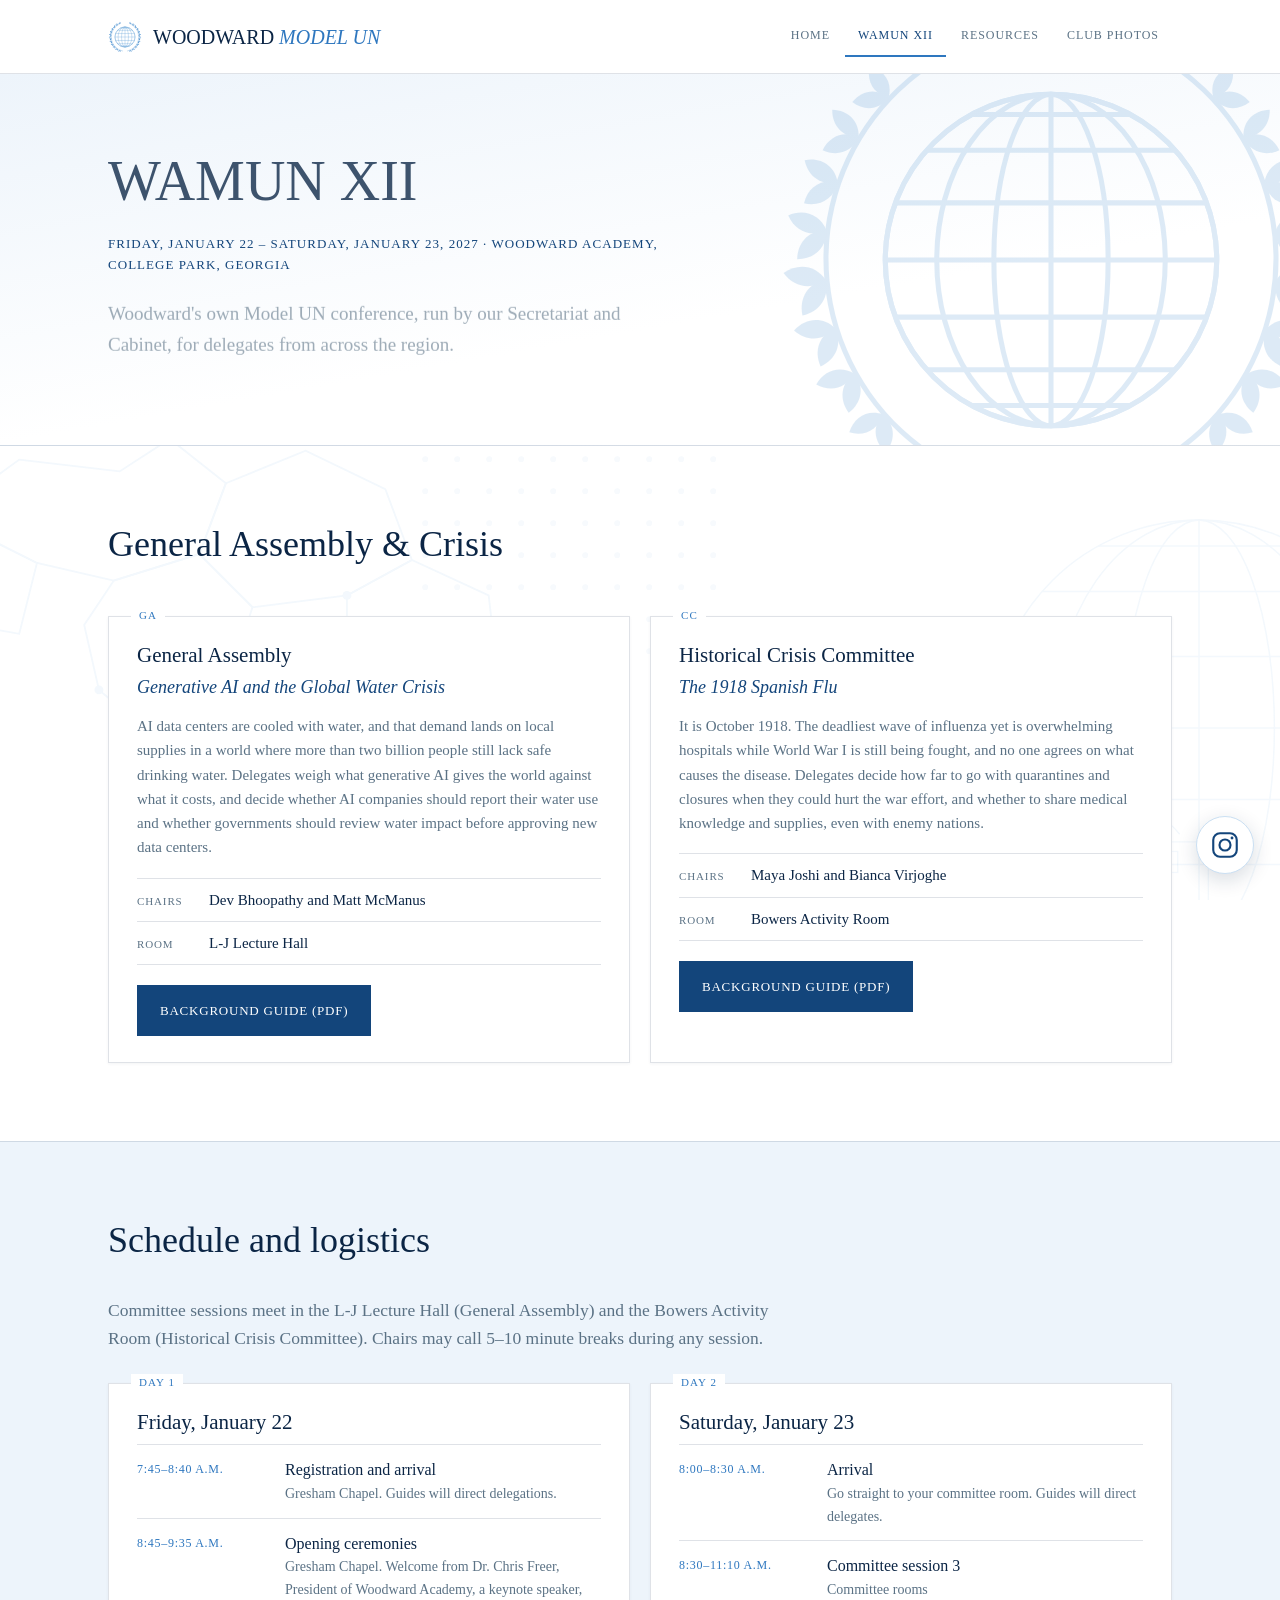
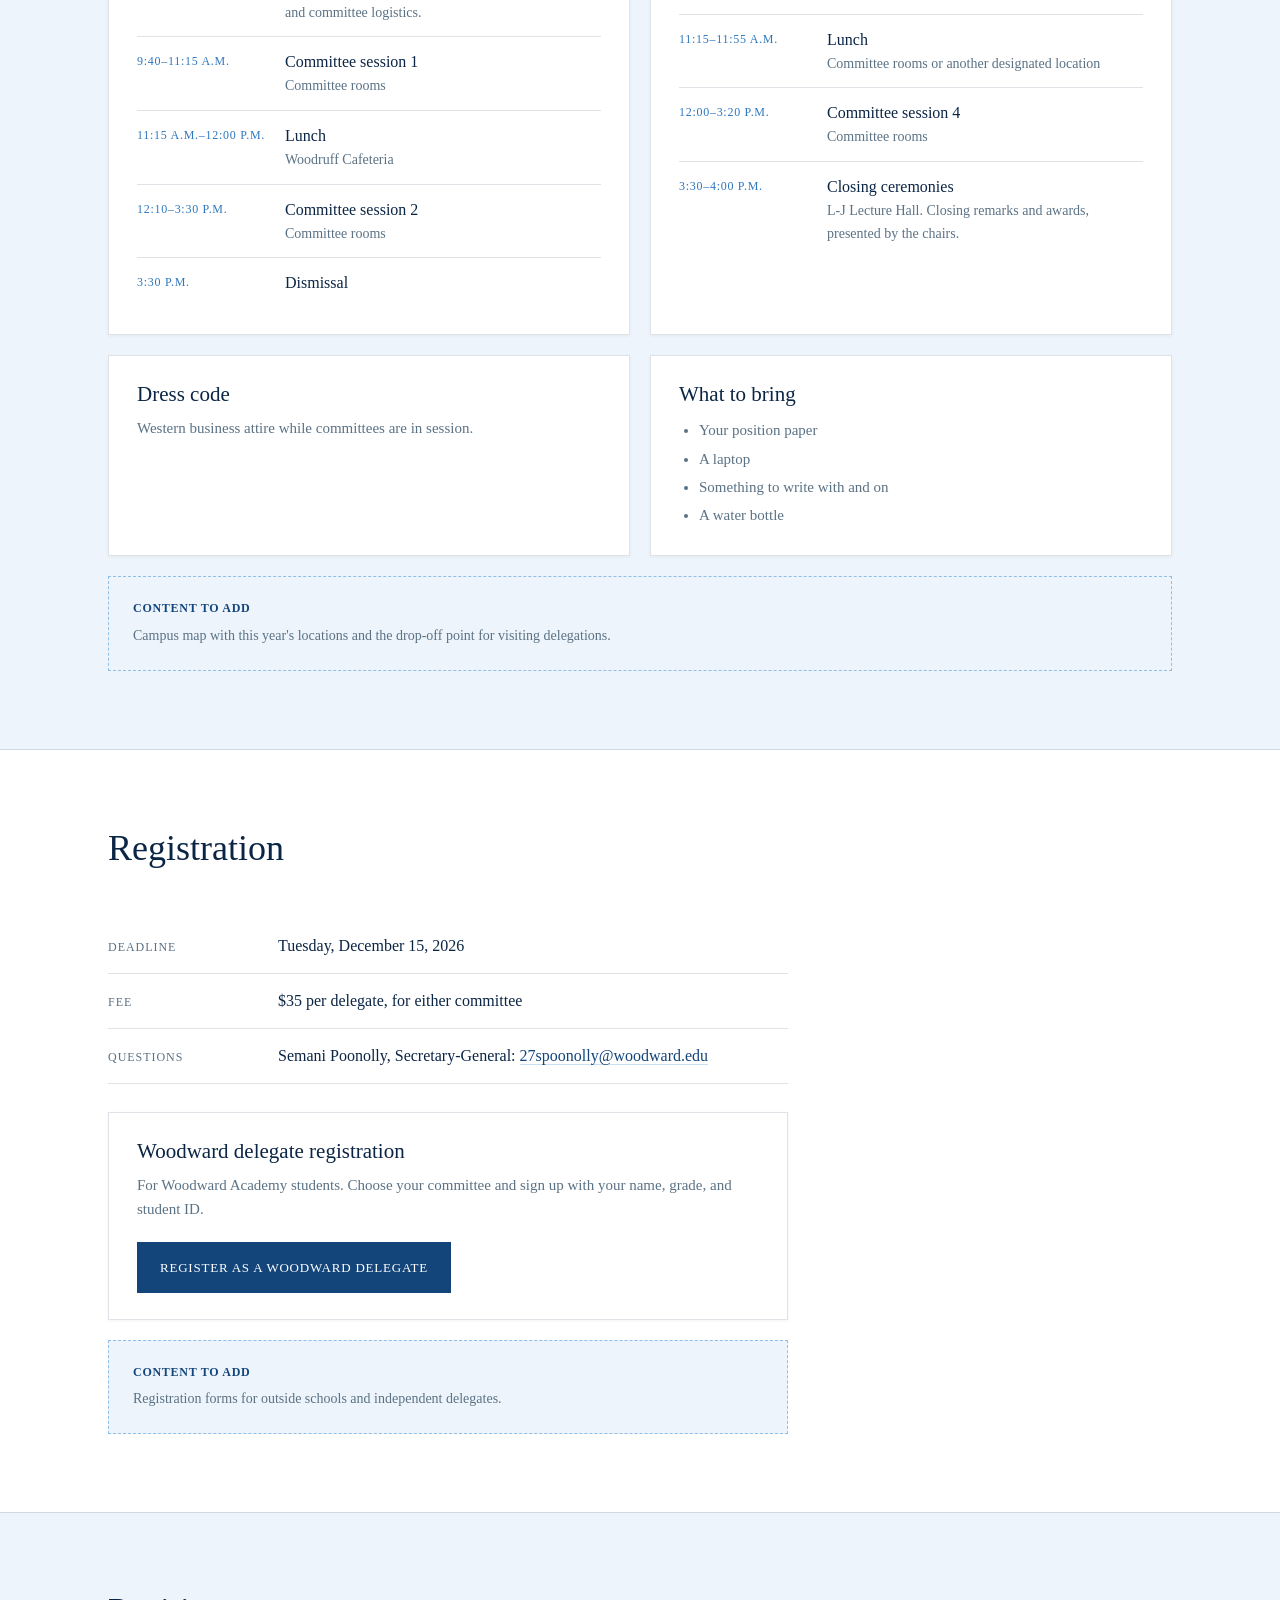
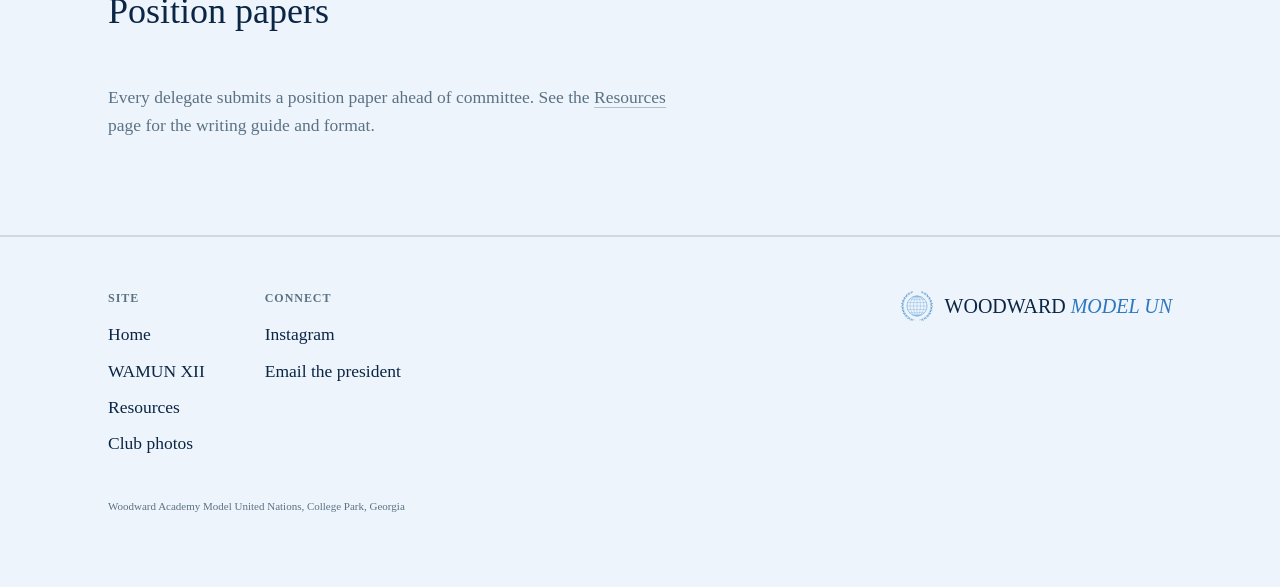
<file: wamun-xi.html>
<!doctype html>
<html lang="en">
<head>
<meta charset="utf-8">
<title>WAMUN XII — Woodward Model UN</title>
<meta http-equiv="refresh" content="0; url=wamun-xii.html">
<link rel="canonical" href="wamun-xii.html">
</head>
<body>
<p>This page has moved to <a href="wamun-xii.html">WAMUN XII</a>.</p>
</body>
</html>
</file>
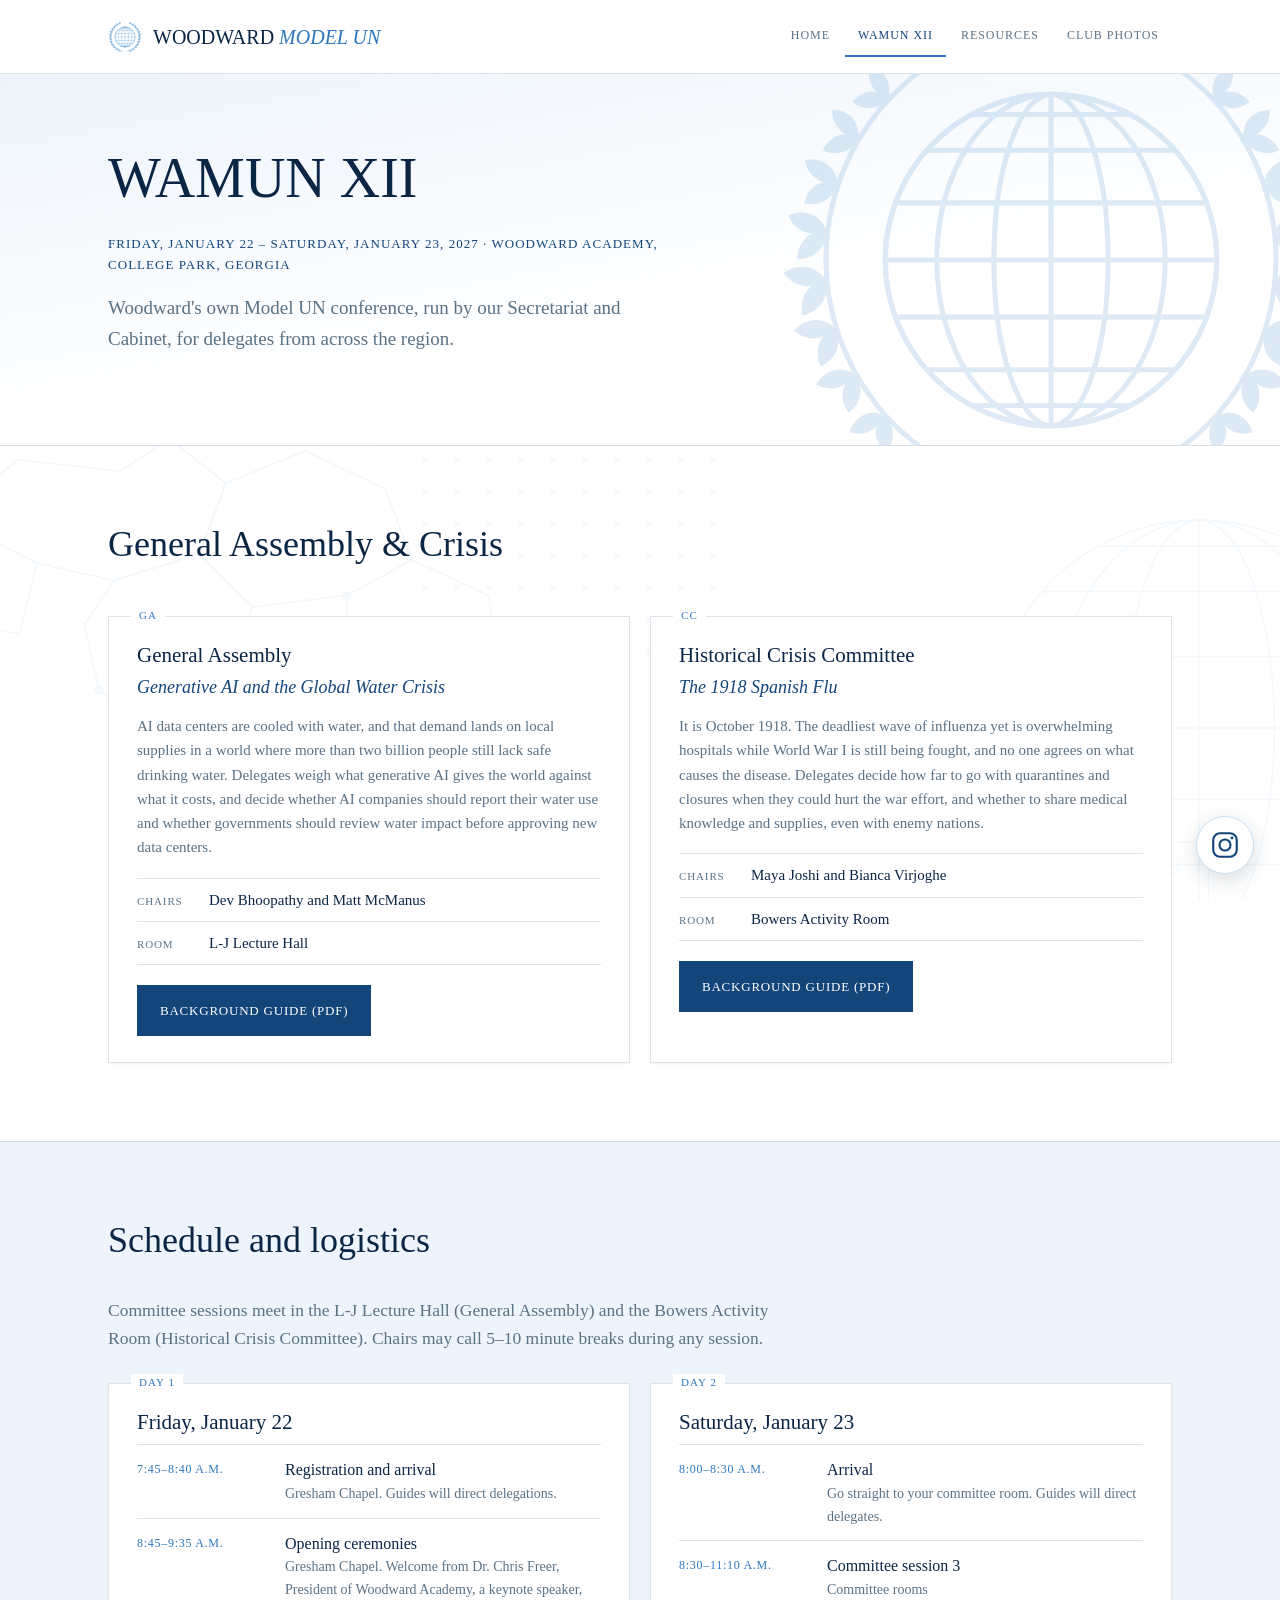
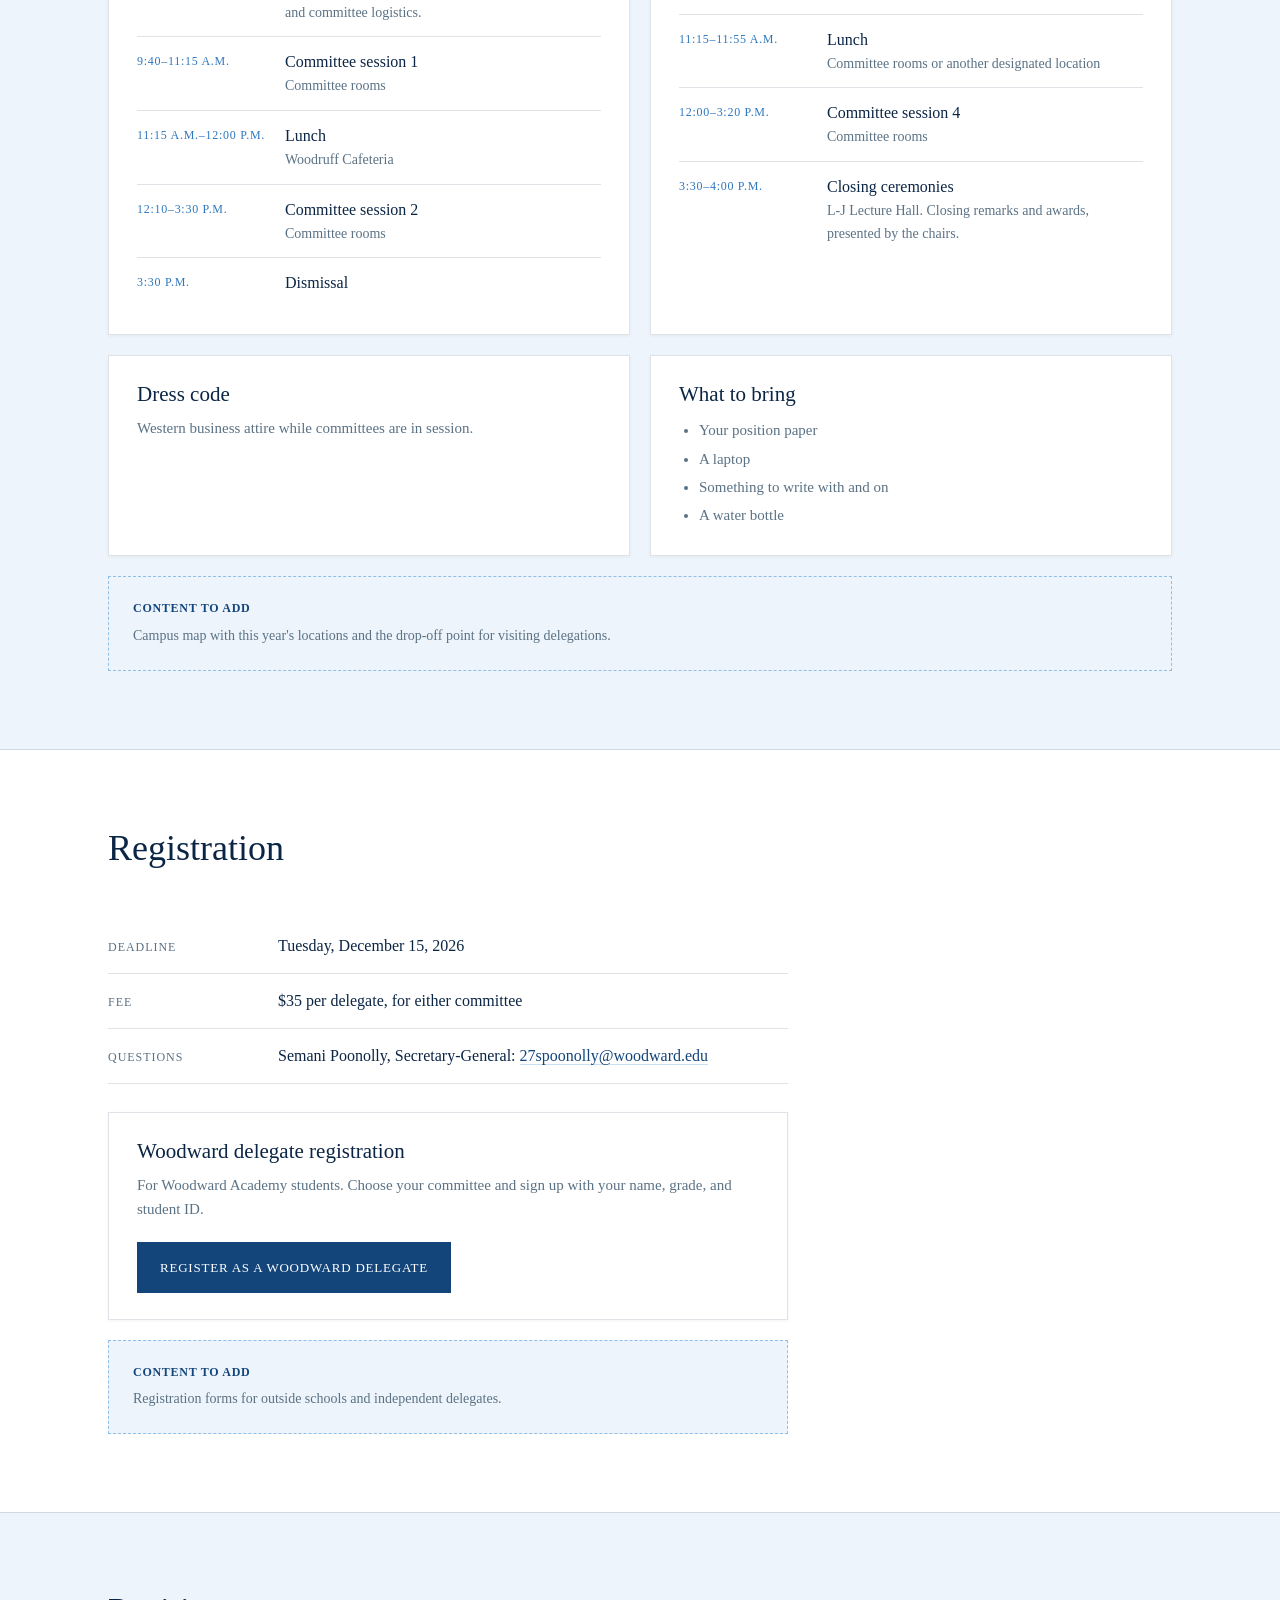
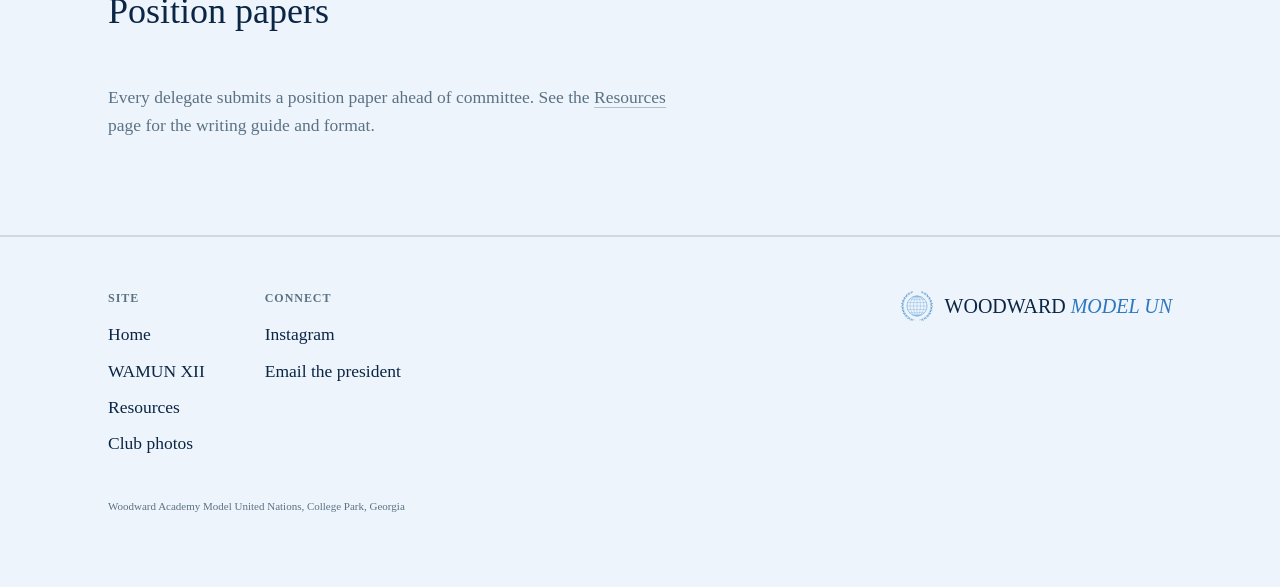
<file: wamun-xii.html>
<!doctype html>
<html lang="en">
<head>
<meta charset="utf-8">
<meta name="viewport" content="width=device-width, initial-scale=1">
<title>WAMUN XII — Woodward Model UN</title>
<meta name="description" content="Committees, logistics, and registration for WAMUN XII, Woodward's on-campus Model UN conference.">
<link rel="stylesheet" href="styles.css">
<link rel="stylesheet" href="motifs.css">
</head>
<body>
<a class="skip-link" href="#main">Skip to content</a>

<header class="site-header">
  <div class="bar">
    <a class="wordmark" href="index.html"><svg class="mark" xmlns="http://www.w3.org/2000/svg" viewBox="0 0 500 500" fill="currentColor" aria-hidden="true">
<defs><g id="branch-mark"><path d="M213.9 454.8 Q171.0 440.7 151.7 429.3 Q132.4 417.9 116.1 402.8 Q99.8 387.7 87.1 369.5 Q74.4 351.4 65.8 331.1 Q57.2 310.8 53.0 289.2 Q48.8 267.6 49.1 245.6 Q49.5 223.6 54.5 202.1 Q59.4 180.6 68.8 160.6 Q78.2 140.5 91.6 122.8 Q105.0 105.0 122.1 90.5 Q139.1 75.9 159.0 65.2 L178.9 54.5" fill="none" stroke="currentColor" stroke-width="4.5" stroke-linecap="round"/><path d="M171.0 440.7 C167.1 453.0 173.6 464.5 186.4 468.0 C190.0 455.2 183.5 443.7 171.0 440.7 Z"/><path d="M171.0 440.7 C158.2 442.2 150.4 452.8 152.4 465.9 C165.5 464.0 173.3 453.4 171.0 440.7 Z"/><path d="M132.4 417.9 C125.7 429.5 129.7 442.7 142.0 449.2 C148.5 436.9 144.5 423.8 132.4 417.9 Z"/><path d="M132.4 417.9 C119.1 416.5 108.7 425.5 107.8 439.4 C121.6 440.3 131.9 431.3 132.4 417.9 Z"/><path d="M99.8 387.7 C90.4 397.9 91.5 412.2 102.4 421.6 C111.8 410.6 110.7 396.3 99.8 387.7 Z"/><path d="M99.8 387.7 C86.5 383.2 74.0 390.0 69.9 403.9 C83.7 408.0 96.3 401.2 99.8 387.7 Z"/><path d="M74.4 351.4 C62.5 359.7 60.4 374.4 69.4 386.4 C81.4 377.4 83.5 362.7 74.4 351.4 Z"/><path d="M74.4 351.4 C61.9 343.9 47.7 348.0 40.4 361.1 C53.5 368.4 67.8 364.3 74.4 351.4 Z"/><path d="M57.2 310.8 C43.3 316.6 37.9 331.0 44.3 345.1 C58.5 338.7 63.9 324.3 57.2 310.8 Z"/><path d="M57.2 310.8 C46.2 300.5 30.9 301.4 20.6 313.0 C32.2 323.4 47.6 322.4 57.2 310.8 Z"/><path d="M48.8 267.6 C33.4 270.3 24.7 283.7 28.1 299.5 C43.8 296.1 52.5 282.7 48.8 267.6 Z"/><path d="M48.8 267.6 C40.0 254.7 24.3 252.2 11.2 261.7 C20.7 274.7 36.5 277.2 48.8 267.6 Z"/><path d="M49.5 223.6 C34.5 223.0 23.5 233.8 23.4 249.3 C38.9 249.4 49.9 238.6 49.5 223.6 Z"/><path d="M49.5 223.6 C44.0 209.6 29.7 204.0 15.4 210.2 C21.6 224.4 35.9 230.1 49.5 223.6 Z"/><path d="M59.4 180.6 C45.4 176.9 32.8 184.8 29.5 199.4 C44.1 202.7 56.7 194.9 59.4 180.6 Z"/><path d="M59.4 180.6 C57.2 166.3 44.8 158.0 30.1 160.9 C33.0 175.6 45.3 183.9 59.4 180.6 Z"/><path d="M78.2 140.5 C65.8 134.1 52.3 138.9 46.1 151.9 C59.1 158.1 72.6 153.3 78.2 140.5 Z"/><path d="M78.2 140.5 C79.0 126.6 69.2 116.2 54.7 115.9 C54.4 130.3 64.2 140.6 78.2 140.5 Z"/><path d="M105.0 105.0 C94.8 96.4 81.2 98.1 72.6 109.0 C83.5 117.6 97.2 115.9 105.0 105.0 Z"/><path d="M105.0 105.0 C108.7 92.2 101.7 80.4 88.2 77.0 C84.9 90.5 91.9 102.3 105.0 105.0 Z"/><path d="M139.1 75.9 C131.2 65.7 118.1 64.4 107.9 72.9 C116.3 83.1 129.4 84.4 139.1 75.9 Z"/><path d="M139.1 75.9 C145.2 64.6 141.0 52.1 129.1 46.2 C123.2 58.1 127.4 70.5 139.1 75.9 Z"/><path d="M178.9 54.5 C173.7 43.4 161.7 39.5 150.3 45.3 C156.1 56.6 168.1 60.5 178.9 54.5 Z"/><path d="M178.9 54.5 C186.9 45.2 185.6 32.7 175.7 24.7 C167.7 34.6 169.0 47.1 178.9 54.5 Z"/></g></defs>
<use href="#branch-mark"/>
<use href="#branch-mark" transform="translate(500,0) scale(-1,1)"/>
<g fill="none" stroke="currentColor" stroke-width="4.5">
<circle cx="250" cy="250" r="148"/>
<ellipse cx="250" cy="250" rx="148" ry="148"/>
<ellipse cx="250" cy="250" rx="102" ry="148"/>
<ellipse cx="250" cy="250" rx="51" ry="148"/>
<line x1="250" y1="102" x2="250" y2="398"/>
<line x1="102.0" y1="250" x2="398.0" y2="250"/>
<line x1="111.1" y1="301" x2="388.9" y2="301"/>
<line x1="111.1" y1="199" x2="388.9" y2="199"/>
<line x1="139.1" y1="348" x2="360.9" y2="348"/>
<line x1="139.1" y1="152" x2="360.9" y2="152"/>
<line x1="179.3" y1="380" x2="320.7" y2="380"/>
<line x1="179.3" y1="120" x2="320.7" y2="120"/>
</g>
</svg><span>WOODWARD <strong>MODEL UN</strong></span></a>
    <input class="nav-toggle" type="checkbox" id="nav-toggle">
    <label class="nav-toggle-label" for="nav-toggle">Menu</label>
    <nav class="primary" aria-label="Primary">
      <a href="index.html">Home</a>
      <a href="wamun-xii.html" aria-current="page">WAMUN XII</a>
      <a href="resources.html">Resources</a>
      <a href="photos.html">Club photos</a>
    </nav>
  </div>
</header>

<main id="main">
  <section class="hero" style="padding:72px 0 56px;">
  <svg class="hero-emblem" xmlns="http://www.w3.org/2000/svg" viewBox="0 0 500 500" fill="currentColor" aria-hidden="true">
<defs><g id="branch-heroemblem"><path d="M213.9 454.8 Q171.0 440.7 151.7 429.3 Q132.4 417.9 116.1 402.8 Q99.8 387.7 87.1 369.5 Q74.4 351.4 65.8 331.1 Q57.2 310.8 53.0 289.2 Q48.8 267.6 49.1 245.6 Q49.5 223.6 54.5 202.1 Q59.4 180.6 68.8 160.6 Q78.2 140.5 91.6 122.8 Q105.0 105.0 122.1 90.5 Q139.1 75.9 159.0 65.2 L178.9 54.5" fill="none" stroke="currentColor" stroke-width="4.5" stroke-linecap="round"/><path d="M171.0 440.7 C167.1 453.0 173.6 464.5 186.4 468.0 C190.0 455.2 183.5 443.7 171.0 440.7 Z"/><path d="M171.0 440.7 C158.2 442.2 150.4 452.8 152.4 465.9 C165.5 464.0 173.3 453.4 171.0 440.7 Z"/><path d="M132.4 417.9 C125.7 429.5 129.7 442.7 142.0 449.2 C148.5 436.9 144.5 423.8 132.4 417.9 Z"/><path d="M132.4 417.9 C119.1 416.5 108.7 425.5 107.8 439.4 C121.6 440.3 131.9 431.3 132.4 417.9 Z"/><path d="M99.8 387.7 C90.4 397.9 91.5 412.2 102.4 421.6 C111.8 410.6 110.7 396.3 99.8 387.7 Z"/><path d="M99.8 387.7 C86.5 383.2 74.0 390.0 69.9 403.9 C83.7 408.0 96.3 401.2 99.8 387.7 Z"/><path d="M74.4 351.4 C62.5 359.7 60.4 374.4 69.4 386.4 C81.4 377.4 83.5 362.7 74.4 351.4 Z"/><path d="M74.4 351.4 C61.9 343.9 47.7 348.0 40.4 361.1 C53.5 368.4 67.8 364.3 74.4 351.4 Z"/><path d="M57.2 310.8 C43.3 316.6 37.9 331.0 44.3 345.1 C58.5 338.7 63.9 324.3 57.2 310.8 Z"/><path d="M57.2 310.8 C46.2 300.5 30.9 301.4 20.6 313.0 C32.2 323.4 47.6 322.4 57.2 310.8 Z"/><path d="M48.8 267.6 C33.4 270.3 24.7 283.7 28.1 299.5 C43.8 296.1 52.5 282.7 48.8 267.6 Z"/><path d="M48.8 267.6 C40.0 254.7 24.3 252.2 11.2 261.7 C20.7 274.7 36.5 277.2 48.8 267.6 Z"/><path d="M49.5 223.6 C34.5 223.0 23.5 233.8 23.4 249.3 C38.9 249.4 49.9 238.6 49.5 223.6 Z"/><path d="M49.5 223.6 C44.0 209.6 29.7 204.0 15.4 210.2 C21.6 224.4 35.9 230.1 49.5 223.6 Z"/><path d="M59.4 180.6 C45.4 176.9 32.8 184.8 29.5 199.4 C44.1 202.7 56.7 194.9 59.4 180.6 Z"/><path d="M59.4 180.6 C57.2 166.3 44.8 158.0 30.1 160.9 C33.0 175.6 45.3 183.9 59.4 180.6 Z"/><path d="M78.2 140.5 C65.8 134.1 52.3 138.9 46.1 151.9 C59.1 158.1 72.6 153.3 78.2 140.5 Z"/><path d="M78.2 140.5 C79.0 126.6 69.2 116.2 54.7 115.9 C54.4 130.3 64.2 140.6 78.2 140.5 Z"/><path d="M105.0 105.0 C94.8 96.4 81.2 98.1 72.6 109.0 C83.5 117.6 97.2 115.9 105.0 105.0 Z"/><path d="M105.0 105.0 C108.7 92.2 101.7 80.4 88.2 77.0 C84.9 90.5 91.9 102.3 105.0 105.0 Z"/><path d="M139.1 75.9 C131.2 65.7 118.1 64.4 107.9 72.9 C116.3 83.1 129.4 84.4 139.1 75.9 Z"/><path d="M139.1 75.9 C145.2 64.6 141.0 52.1 129.1 46.2 C123.2 58.1 127.4 70.5 139.1 75.9 Z"/><path d="M178.9 54.5 C173.7 43.4 161.7 39.5 150.3 45.3 C156.1 56.6 168.1 60.5 178.9 54.5 Z"/><path d="M178.9 54.5 C186.9 45.2 185.6 32.7 175.7 24.7 C167.7 34.6 169.0 47.1 178.9 54.5 Z"/></g></defs>
<use href="#branch-heroemblem"/>
<use href="#branch-heroemblem" transform="translate(500,0) scale(-1,1)"/>
<g fill="none" stroke="currentColor" stroke-width="4.5">
<circle cx="250" cy="250" r="148"/>
<ellipse cx="250" cy="250" rx="148" ry="148"/>
<ellipse cx="250" cy="250" rx="102" ry="148"/>
<ellipse cx="250" cy="250" rx="51" ry="148"/>
<line x1="250" y1="102" x2="250" y2="398"/>
<line x1="102.0" y1="250" x2="398.0" y2="250"/>
<line x1="111.1" y1="301" x2="388.9" y2="301"/>
<line x1="111.1" y1="199" x2="388.9" y2="199"/>
<line x1="139.1" y1="348" x2="360.9" y2="348"/>
<line x1="139.1" y1="152" x2="360.9" y2="152"/>
<line x1="179.3" y1="380" x2="320.7" y2="380"/>
<line x1="179.3" y1="120" x2="320.7" y2="120"/>
</g>
</svg>
    <div class="wrap">
      <h1 style="font-size:clamp(34px,5vw,56px);">WAMUN XII</h1>
      <p class="when">Friday, January 22 – Saturday, January 23, 2027 · Woodward Academy, College Park, Georgia</p>
      <p class="lede">Woodward's own Model UN conference, run by our Secretariat and Cabinet, for delegates from across the region.</p>
    </div>
  </section>

  <section id="committees" aria-labelledby="committees-heading">
    <div class="wrap">
      <div class="section-head">
        <div>
          <h2 id="committees-heading">General Assembly &amp; Crisis</h2>
        </div>
      </div>
      <div class="grid grid-2">
        <div class="placard" data-code="GA">
          <h3>General Assembly</h3>
          <p class="topic">Generative AI and the Global Water Crisis</p>
          <p>AI data centers are cooled with water, and that demand lands on local supplies in a world where more than two billion people still lack safe drinking water. Delegates weigh what generative AI gives the world against what it costs, and decide whether AI companies should report their water use and whether governments should review water impact before approving new data centers.</p>
          <dl class="facts">
            <div><dt>Chairs</dt><dd>Dev Bhoopathy and Matt McManus</dd></div>
            <div><dt>Room</dt><dd>L-J Lecture Hall</dd></div>
          </dl>
          <a class="btn primary" href="guides/wamun-xii-general-assembly.pdf">Background guide (PDF)</a>
        </div>
        <div class="placard" data-code="CC">
          <h3>Historical Crisis Committee</h3>
          <p class="topic">The 1918 Spanish Flu</p>
          <p>It is October 1918. The deadliest wave of influenza yet is overwhelming hospitals while World War I is still being fought, and no one agrees on what causes the disease. Delegates decide how far to go with quarantines and closures when they could hurt the war effort, and whether to share medical knowledge and supplies, even with enemy nations.</p>
          <dl class="facts">
            <div><dt>Chairs</dt><dd>Maya Joshi and Bianca Virjoghe</dd></div>
            <div><dt>Room</dt><dd>Bowers Activity Room</dd></div>
          </dl>
          <a class="btn primary" href="guides/wamun-xii-historical-crisis-committee.pdf">Background guide (PDF)</a>
        </div>
      </div>
    </div>
  </section>

  <section id="logistics" class="alt" aria-labelledby="logistics-heading">
    <div class="wrap">
      <div class="section-head">
        <div>
          <h2 id="logistics-heading">Schedule and logistics</h2>
        </div>
      </div>
      <p class="sched-note">Committee sessions meet in the L-J Lecture Hall (General Assembly) and the Bowers Activity Room (Historical Crisis Committee). Chairs may call 5–10 minute breaks during any session.</p>
      <div class="grid grid-2">
        <div class="placard" data-code="DAY 1">
          <h3>Friday, January 22</h3>
          <ol class="sched">
            <li><span class="t">7:45–8:40 a.m.</span><span class="w">Registration and arrival<span>Gresham Chapel. Guides will direct delegations.</span></span></li>
            <li><span class="t">8:45–9:35 a.m.</span><span class="w">Opening ceremonies<span>Gresham Chapel. Welcome from Dr. Chris Freer, President of Woodward Academy, a keynote speaker, and committee logistics.</span></span></li>
            <li><span class="t">9:40–11:15 a.m.</span><span class="w">Committee session 1<span>Committee rooms</span></span></li>
            <li><span class="t">11:15 a.m.–12:00 p.m.</span><span class="w">Lunch<span>Woodruff Cafeteria</span></span></li>
            <li><span class="t">12:10–3:30 p.m.</span><span class="w">Committee session 2<span>Committee rooms</span></span></li>
            <li><span class="t">3:30 p.m.</span><span class="w">Dismissal</span></li>
          </ol>
        </div>
        <div class="placard" data-code="DAY 2">
          <h3>Saturday, January 23</h3>
          <ol class="sched">
            <li><span class="t">8:00–8:30 a.m.</span><span class="w">Arrival<span>Go straight to your committee room. Guides will direct delegates.</span></span></li>
            <li><span class="t">8:30–11:10 a.m.</span><span class="w">Committee session 3<span>Committee rooms</span></span></li>
            <li><span class="t">11:15–11:55 a.m.</span><span class="w">Lunch<span>Committee rooms or another designated location</span></span></li>
            <li><span class="t">12:00–3:20 p.m.</span><span class="w">Committee session 4<span>Committee rooms</span></span></li>
            <li><span class="t">3:30–4:00 p.m.</span><span class="w">Closing ceremonies<span>L-J Lecture Hall. Closing remarks and awards, presented by the chairs.</span></span></li>
          </ol>
        </div>
      </div>
      <div class="grid grid-2" style="margin-top:20px;">
        <div class="placard">
          <h3>Dress code</h3>
          <p>Western business attire while committees are in session.</p>
        </div>
        <div class="placard">
          <h3>What to bring</h3>
          <ul class="bring">
            <li>Your position paper</li>
            <li>A laptop</li>
            <li>Something to write with and on</li>
            <li>A water bottle</li>
          </ul>
        </div>
      </div>
      <div class="tbd" style="margin-top:20px;">
        <strong>Content to add</strong>
        Campus map with this year's locations and the drop-off point for visiting delegations.
      </div>
    </div>
  </section>

  <section id="registration" aria-labelledby="registration-heading">
    <div class="wrap">
      <div class="section-head">
        <div>
          <h2 id="registration-heading">Registration</h2>
        </div>
      </div>
      <dl class="reg-facts">
        <div class="contact-line">
          <dt>Deadline</dt>
          <dd>Tuesday, December 15, 2026</dd>
        </div>
        <div class="contact-line">
          <dt>Fee</dt>
          <dd>$35 per delegate, for either committee</dd>
        </div>
        <div class="contact-line">
          <dt>Questions</dt>
          <dd>Semani Poonolly, Secretary-General: <a href="mailto:27spoonolly@woodward.edu">27spoonolly@woodward.edu</a></dd>
        </div>
      </dl>
      <div class="placard" style="margin-top:28px;max-width:680px;">
        <h3>Woodward delegate registration</h3>
        <p>For Woodward Academy students. Choose your committee and sign up with your name, grade, and student ID.</p>
        <a class="btn primary" href="https://docs.google.com/forms/d/e/1FAIpQLSc7cC2_rCfdrCjVn8q-Ru1y7YHVT9ZGLypKzm9Ty6XPLUcoVQ/viewform" target="_blank" rel="noopener">Register as a Woodward delegate</a>
      </div>
      <div class="tbd" style="margin-top:20px;max-width:680px;">
        <strong>Content to add</strong>
        Registration forms for outside schools and independent delegates.
      </div>
    </div>
  </section>

  <section class="alt" aria-labelledby="pp-heading">
    <div class="wrap">
      <div class="section-head">
        <div>
          <h2 id="pp-heading">Position papers</h2>
        </div>
      </div>
      <p style="max-width:560px;color:var(--ink-dim);">Every delegate submits a position paper ahead of committee. See the <a href="resources.html" style="border-bottom:1px solid var(--line-strong);">Resources</a> page for the writing guide and format.</p>
    </div>
  </section>
</main>

<footer>
  <div class="wrap">
    <div class="bar">
      <div class="cols">
        <div>
          <h4>Site</h4>
          <ul>
            <li><a href="index.html">Home</a></li>
            <li><a href="wamun-xii.html">WAMUN XII</a></li>
            <li><a href="resources.html">Resources</a></li>
            <li><a href="photos.html">Club photos</a></li>
          </ul>
        </div>
        <div>
          <h4>Connect</h4>
          <ul>
            <li><a href="https://instagram.com/wamodelun" target="_blank" rel="noopener">Instagram</a></li>
            <li><a href="mailto:27mrainwater@woodward.edu">Email the president</a></li>
          </ul>
        </div>
      </div>
      <div class="wordmark"><svg class="mark" xmlns="http://www.w3.org/2000/svg" viewBox="0 0 500 500" fill="currentColor" aria-hidden="true">
<defs><g id="branch-mark"><path d="M213.9 454.8 Q171.0 440.7 151.7 429.3 Q132.4 417.9 116.1 402.8 Q99.8 387.7 87.1 369.5 Q74.4 351.4 65.8 331.1 Q57.2 310.8 53.0 289.2 Q48.8 267.6 49.1 245.6 Q49.5 223.6 54.5 202.1 Q59.4 180.6 68.8 160.6 Q78.2 140.5 91.6 122.8 Q105.0 105.0 122.1 90.5 Q139.1 75.9 159.0 65.2 L178.9 54.5" fill="none" stroke="currentColor" stroke-width="4.5" stroke-linecap="round"/><path d="M171.0 440.7 C167.1 453.0 173.6 464.5 186.4 468.0 C190.0 455.2 183.5 443.7 171.0 440.7 Z"/><path d="M171.0 440.7 C158.2 442.2 150.4 452.8 152.4 465.9 C165.5 464.0 173.3 453.4 171.0 440.7 Z"/><path d="M132.4 417.9 C125.7 429.5 129.7 442.7 142.0 449.2 C148.5 436.9 144.5 423.8 132.4 417.9 Z"/><path d="M132.4 417.9 C119.1 416.5 108.7 425.5 107.8 439.4 C121.6 440.3 131.9 431.3 132.4 417.9 Z"/><path d="M99.8 387.7 C90.4 397.9 91.5 412.2 102.4 421.6 C111.8 410.6 110.7 396.3 99.8 387.7 Z"/><path d="M99.8 387.7 C86.5 383.2 74.0 390.0 69.9 403.9 C83.7 408.0 96.3 401.2 99.8 387.7 Z"/><path d="M74.4 351.4 C62.5 359.7 60.4 374.4 69.4 386.4 C81.4 377.4 83.5 362.7 74.4 351.4 Z"/><path d="M74.4 351.4 C61.9 343.9 47.7 348.0 40.4 361.1 C53.5 368.4 67.8 364.3 74.4 351.4 Z"/><path d="M57.2 310.8 C43.3 316.6 37.9 331.0 44.3 345.1 C58.5 338.7 63.9 324.3 57.2 310.8 Z"/><path d="M57.2 310.8 C46.2 300.5 30.9 301.4 20.6 313.0 C32.2 323.4 47.6 322.4 57.2 310.8 Z"/><path d="M48.8 267.6 C33.4 270.3 24.7 283.7 28.1 299.5 C43.8 296.1 52.5 282.7 48.8 267.6 Z"/><path d="M48.8 267.6 C40.0 254.7 24.3 252.2 11.2 261.7 C20.7 274.7 36.5 277.2 48.8 267.6 Z"/><path d="M49.5 223.6 C34.5 223.0 23.5 233.8 23.4 249.3 C38.9 249.4 49.9 238.6 49.5 223.6 Z"/><path d="M49.5 223.6 C44.0 209.6 29.7 204.0 15.4 210.2 C21.6 224.4 35.9 230.1 49.5 223.6 Z"/><path d="M59.4 180.6 C45.4 176.9 32.8 184.8 29.5 199.4 C44.1 202.7 56.7 194.9 59.4 180.6 Z"/><path d="M59.4 180.6 C57.2 166.3 44.8 158.0 30.1 160.9 C33.0 175.6 45.3 183.9 59.4 180.6 Z"/><path d="M78.2 140.5 C65.8 134.1 52.3 138.9 46.1 151.9 C59.1 158.1 72.6 153.3 78.2 140.5 Z"/><path d="M78.2 140.5 C79.0 126.6 69.2 116.2 54.7 115.9 C54.4 130.3 64.2 140.6 78.2 140.5 Z"/><path d="M105.0 105.0 C94.8 96.4 81.2 98.1 72.6 109.0 C83.5 117.6 97.2 115.9 105.0 105.0 Z"/><path d="M105.0 105.0 C108.7 92.2 101.7 80.4 88.2 77.0 C84.9 90.5 91.9 102.3 105.0 105.0 Z"/><path d="M139.1 75.9 C131.2 65.7 118.1 64.4 107.9 72.9 C116.3 83.1 129.4 84.4 139.1 75.9 Z"/><path d="M139.1 75.9 C145.2 64.6 141.0 52.1 129.1 46.2 C123.2 58.1 127.4 70.5 139.1 75.9 Z"/><path d="M178.9 54.5 C173.7 43.4 161.7 39.5 150.3 45.3 C156.1 56.6 168.1 60.5 178.9 54.5 Z"/><path d="M178.9 54.5 C186.9 45.2 185.6 32.7 175.7 24.7 C167.7 34.6 169.0 47.1 178.9 54.5 Z"/></g></defs>
<use href="#branch-mark"/>
<use href="#branch-mark" transform="translate(500,0) scale(-1,1)"/>
<g fill="none" stroke="currentColor" stroke-width="4.5">
<circle cx="250" cy="250" r="148"/>
<ellipse cx="250" cy="250" rx="148" ry="148"/>
<ellipse cx="250" cy="250" rx="102" ry="148"/>
<ellipse cx="250" cy="250" rx="51" ry="148"/>
<line x1="250" y1="102" x2="250" y2="398"/>
<line x1="102.0" y1="250" x2="398.0" y2="250"/>
<line x1="111.1" y1="301" x2="388.9" y2="301"/>
<line x1="111.1" y1="199" x2="388.9" y2="199"/>
<line x1="139.1" y1="348" x2="360.9" y2="348"/>
<line x1="139.1" y1="152" x2="360.9" y2="152"/>
<line x1="179.3" y1="380" x2="320.7" y2="380"/>
<line x1="179.3" y1="120" x2="320.7" y2="120"/>
</g>
</svg><span>WOODWARD <strong>MODEL UN</strong></span></div>
    </div>
    <p class="fine">Woodward Academy Model United Nations, College Park, Georgia</p>
  </div>
</footer>

<a class="ig-orb" href="https://instagram.com/wamodelun" target="_blank" rel="noopener" title="Follow @wamodelun on Instagram">
  <svg viewBox="0 0 24 24" fill="none" stroke="currentColor" stroke-width="1.7" stroke-linecap="round" stroke-linejoin="round" aria-hidden="true">
    <rect x="2.6" y="2.6" width="18.8" height="18.8" rx="5.4"/>
    <circle cx="12" cy="12" r="4.4"/>
    <circle cx="17.6" cy="6.4" r="1.15" fill="currentColor" stroke="none"/>
  </svg>
  <span class="sr">Follow @wamodelun on Instagram</span>
</a>

<script src="site.js"></script>
</body>
</html>
</file>
<file: styles.css>
:root{
  /* blues, deep -> pale */
  --navy:#0B2545;
  --blue-deep:#13457B;
  --blue:#2E77BF;
  --blue-un:#5B9BD5;
  --blue-mid:#8FBEE6;
  --blue-pale:#CADFF2;
  --blue-wash:#EDF4FB;
  --white:#FFFFFF;

  --ink:#0B2545;
  --ink-dim:#5B7285;
  --line:rgba(11,37,69,0.13);
  --line-strong:rgba(11,37,69,0.26);
  --max:1120px;
}

*{box-sizing:border-box;}
html{scroll-behavior:smooth;}
body{
  margin:0;
  background:var(--white);
  color:var(--ink);
  font-family:'Times New Roman', Times, serif;
  font-size:17.5px;line-height:1.62;
  -webkit-font-smoothing:antialiased;
}
h1,h2,h3{font-family:'Times New Roman', Times, serif;font-weight:500;line-height:1.15;margin:0 0 .4em;color:var(--navy);}
a{color:inherit;text-decoration:none;}
img{max-width:100%;display:block;}
.wrap{max-width:var(--max);margin:0 auto;padding:0 28px;}
.mono{font-family:'Times New Roman', Times, serif;}

.section-label{
  font-family:'Times New Roman', Times, serif;font-size:12px;letter-spacing:.1em;
  text-transform:uppercase;color:var(--ink-dim);margin:0 0 20px;
}

.skip-link{position:absolute;left:-999px;background:var(--blue-deep);color:#fff;padding:10px 16px;z-index:100;}
.skip-link:focus{left:16px;top:16px;}
a:focus-visible,button:focus-visible,input:focus-visible{outline:2px solid var(--blue);outline-offset:3px;}

/* ---------- header ---------- */
.site-header{
  position:sticky;top:0;z-index:50;
  background:var(--white);
  border-bottom:1px solid var(--line);
}
.site-header .bar{display:flex;align-items:center;justify-content:space-between;padding:16px 28px;max-width:var(--max);margin:0 auto;}
.wordmark{display:inline-flex;align-items:center;gap:11px;font-family:'Times New Roman', Times, serif;font-size:20px;color:var(--navy);}
.wordmark .mark{height:34px;width:34px;color:var(--blue-un);}
.wordmark strong{color:var(--blue);font-style:italic;font-weight:500;}

nav.primary{display:flex;gap:2px;}
nav.primary a{
  font-family:'Times New Roman', Times, serif;font-size:12px;letter-spacing:.08em;
  text-transform:uppercase;color:var(--ink-dim);padding:10px 13px;border-bottom:2px solid transparent;
}
nav.primary a:hover,nav.primary a[aria-current="page"]{color:var(--blue-deep);border-bottom-color:var(--blue);}
.nav-toggle{display:none;}
.nav-toggle-label{display:none;cursor:pointer;font-family:'Times New Roman', Times, serif;font-size:12px;letter-spacing:.08em;text-transform:uppercase;border:1px solid var(--line-strong);padding:8px 12px;color:var(--navy);}
@media (max-width:820px){
  nav.primary{display:flex;flex-direction:column;gap:0;position:absolute;top:100%;left:0;right:0;background:var(--white);border-bottom:1px solid var(--line);max-height:0;overflow:hidden;box-shadow:0 12px 24px rgba(11,37,69,.06);}
  nav.primary a{padding:14px 28px;border-bottom:1px solid var(--line);}
  .nav-toggle-label{display:block;}
  .nav-toggle:checked ~ nav.primary{max-height:600px;}
}

/* ---------- hero ---------- */
.hero{
  position:relative;overflow:hidden;
  padding:104px 0 88px;border-bottom:1px solid var(--line);
  background:linear-gradient(170deg,var(--blue-wash) 0%,var(--white) 62%);
}
.hero-emblem{
  position:absolute;top:50%;right:-4vw;transform:translateY(-50%);
  width:min(46vw,560px);color:var(--blue-un);opacity:.20;pointer-events:none;
}
.hero h1{font-size:clamp(38px,6vw,68px);max-width:780px;position:relative;}
.hero p.lede{font-size:19px;color:var(--ink-dim);max-width:560px;margin:18px 0 34px;position:relative;}
.cta-row{display:flex;gap:14px;flex-wrap:wrap;position:relative;}
@media (max-width:820px){.hero-emblem{opacity:.10;right:-24vw;width:80vw;}}

/* one entrance moment on load — nowhere else on the site animates on its own */
@keyframes settle{from{opacity:0;transform:translateY(14px);}to{opacity:1;transform:none;}}
.hero h1,.hero p.lede,.hero .cta-row{animation:settle .6s cubic-bezier(.2,.7,.3,1) both;}
.hero p.lede{animation-delay:.08s;}
.hero .cta-row{animation-delay:.14s;}
@media (prefers-reduced-motion:reduce){
  .hero h1,.hero p.lede,.hero .cta-row{animation:none;}
}

.btn{
  font-family:'Times New Roman', Times, serif;font-size:13px;letter-spacing:.06em;text-transform:uppercase;
  padding:14px 22px;border:1px solid var(--line-strong);display:inline-block;color:var(--navy);
  transition:border-color .15s,background .15s,color .15s;
}
.btn.primary{background:var(--blue-deep);border-color:var(--blue-deep);color:#fff;}
.btn.primary:hover{background:var(--navy);border-color:var(--navy);}
.btn.ghost:hover{border-color:var(--blue);color:var(--blue-deep);}

/* ---------- placard ---------- */
.placard{border:1px solid var(--line);padding:26px 28px;position:relative;background:var(--white);box-shadow:0 1px 3px rgba(11,37,69,.05);}
.placard[data-code]::before{
  content:attr(data-code);position:absolute;top:-10px;left:22px;background:var(--white);padding:0 8px;
  font-family:'Times New Roman', Times, serif;font-size:11px;letter-spacing:.1em;color:var(--blue);
}
.placard h3{font-size:21px;margin-bottom:10px;}
.placard p{color:var(--ink-dim);margin:0;font-size:15px;}

/* ---------- sections ---------- */
section{padding:78px 0;position:relative;}
section.alt{background:var(--blue-wash);border-top:1px solid var(--line);border-bottom:1px solid var(--line);}
.section-head{display:flex;justify-content:space-between;align-items:flex-end;gap:24px;margin-bottom:36px;flex-wrap:wrap;}
.section-head h2{font-size:clamp(26px,3.4vw,36px);max-width:620px;}
.grid{display:grid;gap:20px;}
.grid-3{grid-template-columns:repeat(3,1fr);}
.grid-2{grid-template-columns:repeat(2,1fr);}
@media (max-width:880px){.grid-3,.grid-2{grid-template-columns:1fr;}}

.contact-line{display:flex;gap:10px;align-items:baseline;flex-wrap:wrap;padding:14px 0;border-bottom:1px solid var(--line);}
.contact-line dt{font-family:'Times New Roman', Times, serif;font-size:12px;color:var(--ink-dim);text-transform:uppercase;letter-spacing:.08em;width:160px;flex:none;}
.contact-line dd{margin:0;font-size:16px;}
.contact-line a{color:var(--blue-deep);border-bottom:1px solid var(--blue-pale);}
.contact-line a:hover{border-color:var(--blue);}

.tbd{border:1px dashed var(--blue-mid);background:var(--blue-wash);padding:22px 24px;color:var(--ink-dim);font-size:14px;}
.tbd strong{color:var(--blue-deep);display:block;margin-bottom:6px;font-family:'Times New Roman', Times, serif;font-size:12px;letter-spacing:.06em;text-transform:uppercase;}

/* ---------- photos ---------- */
.photo-grid{display:grid;grid-template-columns:repeat(3,1fr);gap:12px;}
.photo-grid .ph{aspect-ratio:4/3;background:var(--blue-wash);border:1px dashed var(--blue-mid);display:flex;align-items:center;justify-content:center;color:var(--ink-dim);font-family:'Times New Roman', Times, serif;font-size:11px;text-align:center;padding:10px;}
@media (max-width:720px){.photo-grid{grid-template-columns:repeat(2,1fr);}}

/* ---------- footer ---------- */
footer{border-top:1px solid var(--line);background:var(--blue-wash);padding:52px 0 60px;}
footer .bar{display:flex;justify-content:space-between;align-items:flex-start;gap:24px;flex-wrap:wrap;}
footer .cols{display:flex;gap:60px;flex-wrap:wrap;}
footer h4{font-family:'Times New Roman', Times, serif;font-size:12px;text-transform:uppercase;letter-spacing:.08em;color:var(--ink-dim);margin:0 0 12px;}
footer ul{list-style:none;margin:0;padding:0;display:flex;flex-direction:column;gap:8px;}
footer a{color:var(--navy);}
footer a:hover{color:var(--blue);}
.fine{font-family:'Times New Roman', Times, serif;font-size:11px;color:var(--ink-dim);margin-top:40px;}

@media (prefers-reduced-motion:reduce){html{scroll-behavior:auto;}}

/* ---------- floating instagram orb ---------- */
.ig-orb{
  position:fixed;right:26px;bottom:26px;z-index:60;
  width:58px;height:58px;border-radius:50%;
  display:flex;align-items:center;justify-content:center;
  background:var(--white);border:1px solid var(--blue-pale);
  box-shadow:0 6px 20px rgba(11,37,69,.16);
  perspective:520px;
  transition:box-shadow .2s,transform .2s;
}
.ig-orb:hover{box-shadow:0 10px 28px rgba(11,37,69,.24);transform:translateY(-2px);}
.ig-orb svg{
  width:30px;height:30px;color:var(--blue-deep);
  transform-style:preserve-3d;
}
.ig-orb:hover svg{animation:orb-spin 2.6s linear infinite;}
@keyframes orb-spin{
  from{transform:rotateY(0deg);}
  to{transform:rotateY(360deg);}
}
.ig-orb .sr{position:absolute;left:-9999px;}
@media (max-width:720px){.ig-orb{right:16px;bottom:16px;width:52px;height:52px;}.ig-orb svg{width:27px;height:27px;}}
@media (prefers-reduced-motion:reduce){.ig-orb svg{animation:none;}}

/* ---------- parliamentary procedure diagram ---------- */
.proc-diagram{border:1px solid var(--line);background:var(--white);padding:24px 22px 20px;box-shadow:0 1px 3px rgba(11,37,69,.05);margin-top:20px;}
.proc-diagram .pd-scroll{overflow-x:auto;}
.proc-diagram svg{display:block;min-width:640px;width:100%;height:auto;font-family:'Times New Roman', Times, serif;}
.pd-box{fill:var(--white);stroke:var(--line-strong);stroke-width:1;}
.pd-title{fill:var(--navy);font-size:16px;}
.pd-sub{fill:var(--ink-dim);font-size:11.5px;}
.pd-flow{stroke:var(--blue);stroke-width:1.4;fill:none;}
.pd-label{fill:var(--blue-deep);font-size:10.5px;letter-spacing:.06em;text-transform:uppercase;text-anchor:middle;}
.pd-dash{stroke:var(--blue-mid);stroke-width:1;stroke-dasharray:3 4;fill:none;}
.pd-note{fill:var(--ink-dim);font-size:10.5px;letter-spacing:.08em;text-transform:uppercase;}
.pd-tag{fill:var(--blue-wash);stroke:var(--blue-pale);stroke-width:1;}
.pd-tag-text{fill:var(--blue-deep);font-size:11px;letter-spacing:.04em;text-transform:uppercase;text-anchor:middle;}

/* ---------- vocabulary list ---------- */
.vocab-list{display:grid;grid-template-columns:repeat(2,1fr);gap:0 40px;}
.vocab-item{padding:16px 0;border-bottom:1px solid var(--line);}
.vocab-item dt{font-size:16px;color:var(--navy);margin:0 0 4px;}
.vocab-item dd{margin:0;font-size:14.5px;color:var(--ink-dim);}
@media (max-width:720px){.vocab-list{grid-template-columns:1fr;}}

/* ---------- WAMUN committees + schedule ---------- */
.placard .topic{font-size:18px;font-style:italic;color:var(--blue-deep);margin:-4px 0 12px;}
.placard .facts{margin:18px 0 0;font-size:15px;}
.placard .facts div{display:flex;gap:12px;align-items:baseline;padding:9px 0;border-top:1px solid var(--line);}
.placard .facts div:last-child{border-bottom:1px solid var(--line);}
.placard .facts dt{flex:none;width:60px;font-size:11px;letter-spacing:.08em;text-transform:uppercase;color:var(--ink-dim);}
.placard .facts dd{margin:0;color:var(--navy);}
.placard > .btn{margin-top:20px;}
.placard .bring{margin:0;padding-left:20px;font-size:15px;color:var(--ink-dim);}
.placard .bring li{padding:2px 0;}
.reg-facts{margin:0;max-width:680px;}

.sched-note{max-width:680px;color:var(--ink-dim);margin:-16px 0 30px;}
.sched{list-style:none;margin:6px 0 0;padding:0;}
.sched li{display:grid;grid-template-columns:132px 1fr;gap:16px;padding:12px 0;border-top:1px solid var(--line);}
.sched .t{font-size:12px;letter-spacing:.06em;text-transform:uppercase;color:var(--blue);padding-top:3px;}
.sched .w{font-size:16px;color:var(--navy);}
.sched .w span{display:block;font-size:14px;color:var(--ink-dim);}
@media (max-width:520px){.sched li{grid-template-columns:1fr;gap:2px;}}
.hero .when{position:relative;max-width:560px;margin:10px 0 0;font-size:13px;letter-spacing:.08em;text-transform:uppercase;color:var(--blue-deep);}

/* ---------- document lists (Resources) ---------- */
.placard .doc-head{margin:22px 0 8px;font-size:12px;letter-spacing:.08em;text-transform:uppercase;color:var(--ink-dim);}
.doc-list{list-style:none;margin:0;padding:0;}
.doc-list li{padding:11px 0;border-top:1px solid var(--line);}
.doc-list li:last-child{border-bottom:1px solid var(--line);}
.doc-list a{font-size:16px;color:var(--blue-deep);border-bottom:1px solid var(--blue-pale);}
.doc-list a:hover{border-color:var(--blue);}
.doc-list span{display:block;margin-top:3px;font-size:14px;color:var(--ink-dim);}
</file>
<file: motifs.css>
/* ---------- ambient background motifs ---------- */
.bg-layer{position:fixed;inset:0;pointer-events:none;z-index:0;overflow:hidden;}
.bg-layer svg{position:absolute;}
.motif{opacity:.11;color:var(--blue-mid);}
.motif-red{opacity:.16;color:var(--blue-pale);}

.motif-globe{top:52vh;right:-14vw;width:min(44vw,520px);}
.motif-map{bottom:6vh;left:-7vw;width:min(50vw,620px);}
.motif-delegates{bottom:-2vh;right:5vw;width:min(36vw,440px);}
.motif-grid{top:40vh;left:33vw;width:min(28vw,320px);}

@media (max-width:820px){
  .motif-delegates,.motif-grid{display:none;}
  .motif-globe{width:88vw;right:-30vw;}
  .motif-map{width:78vw;left:-24vw;}
}

.site-header,main,footer{position:relative;z-index:1;}
</file>
